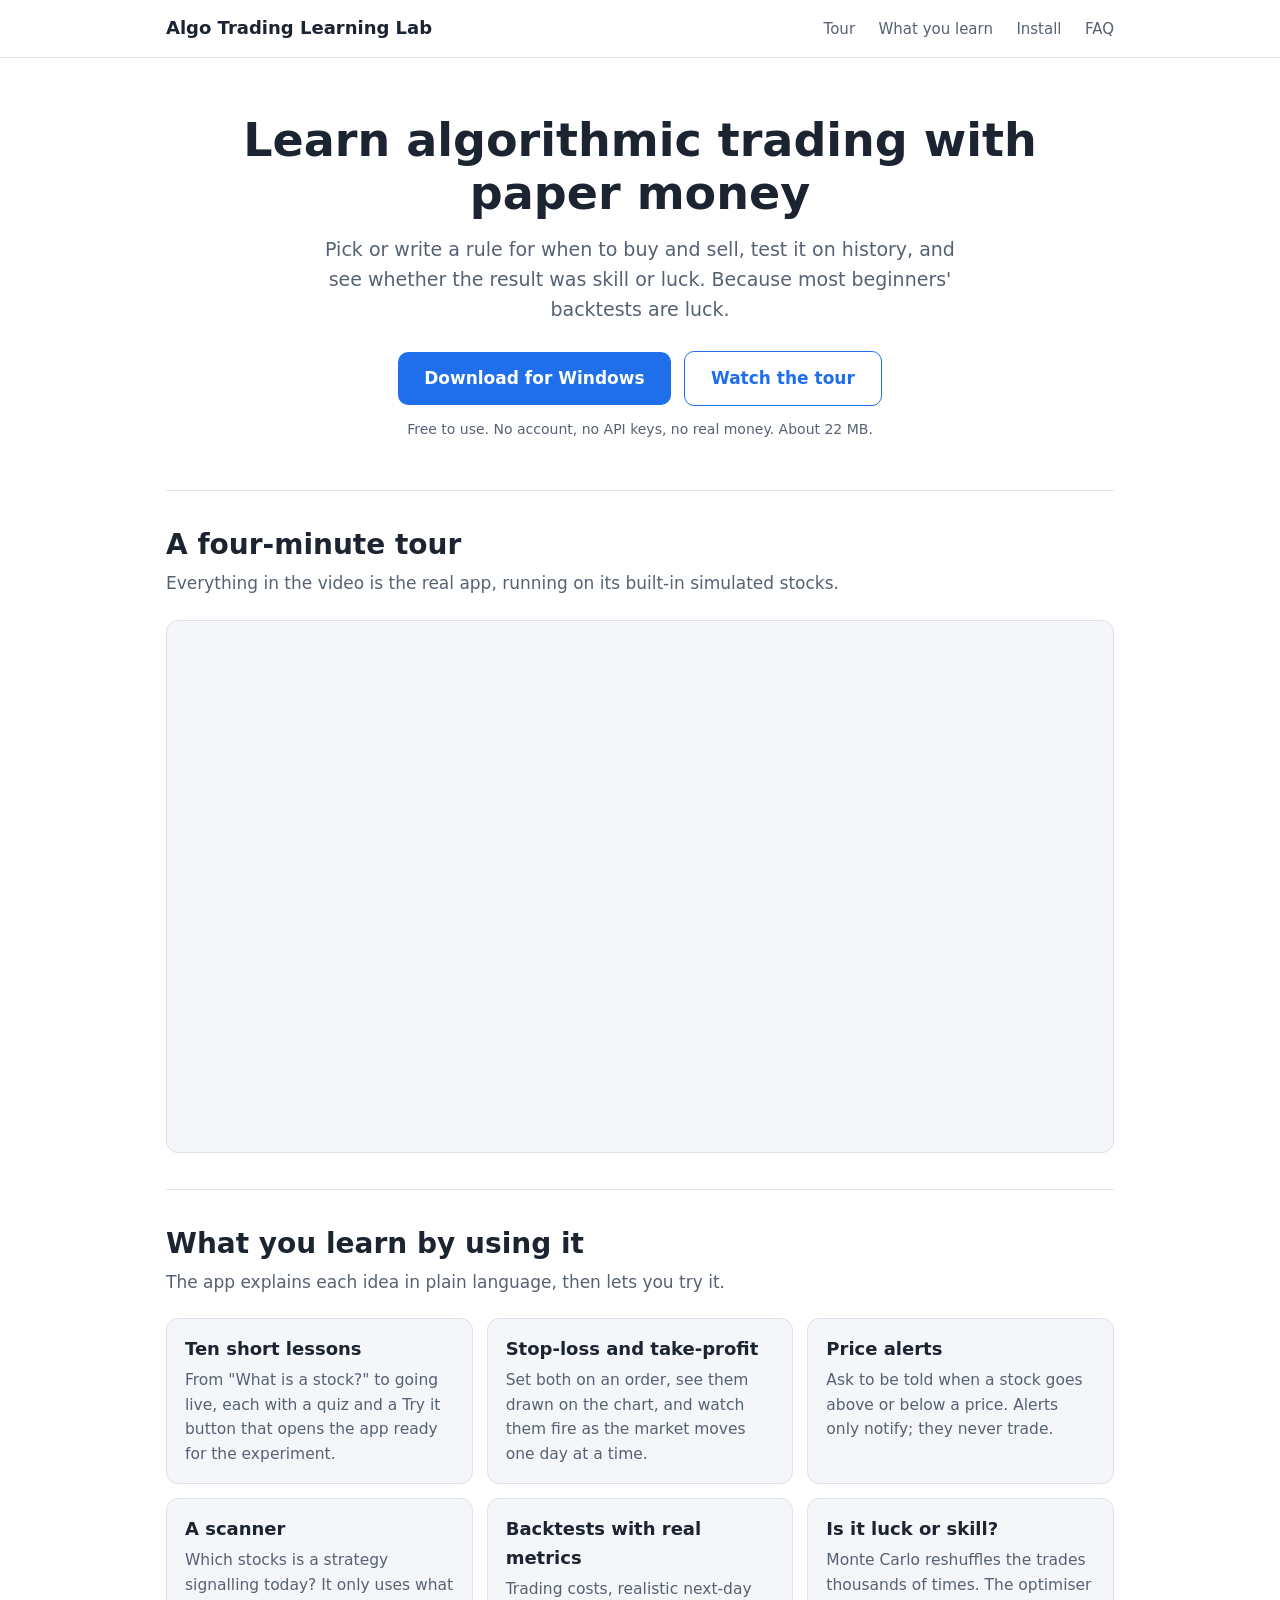
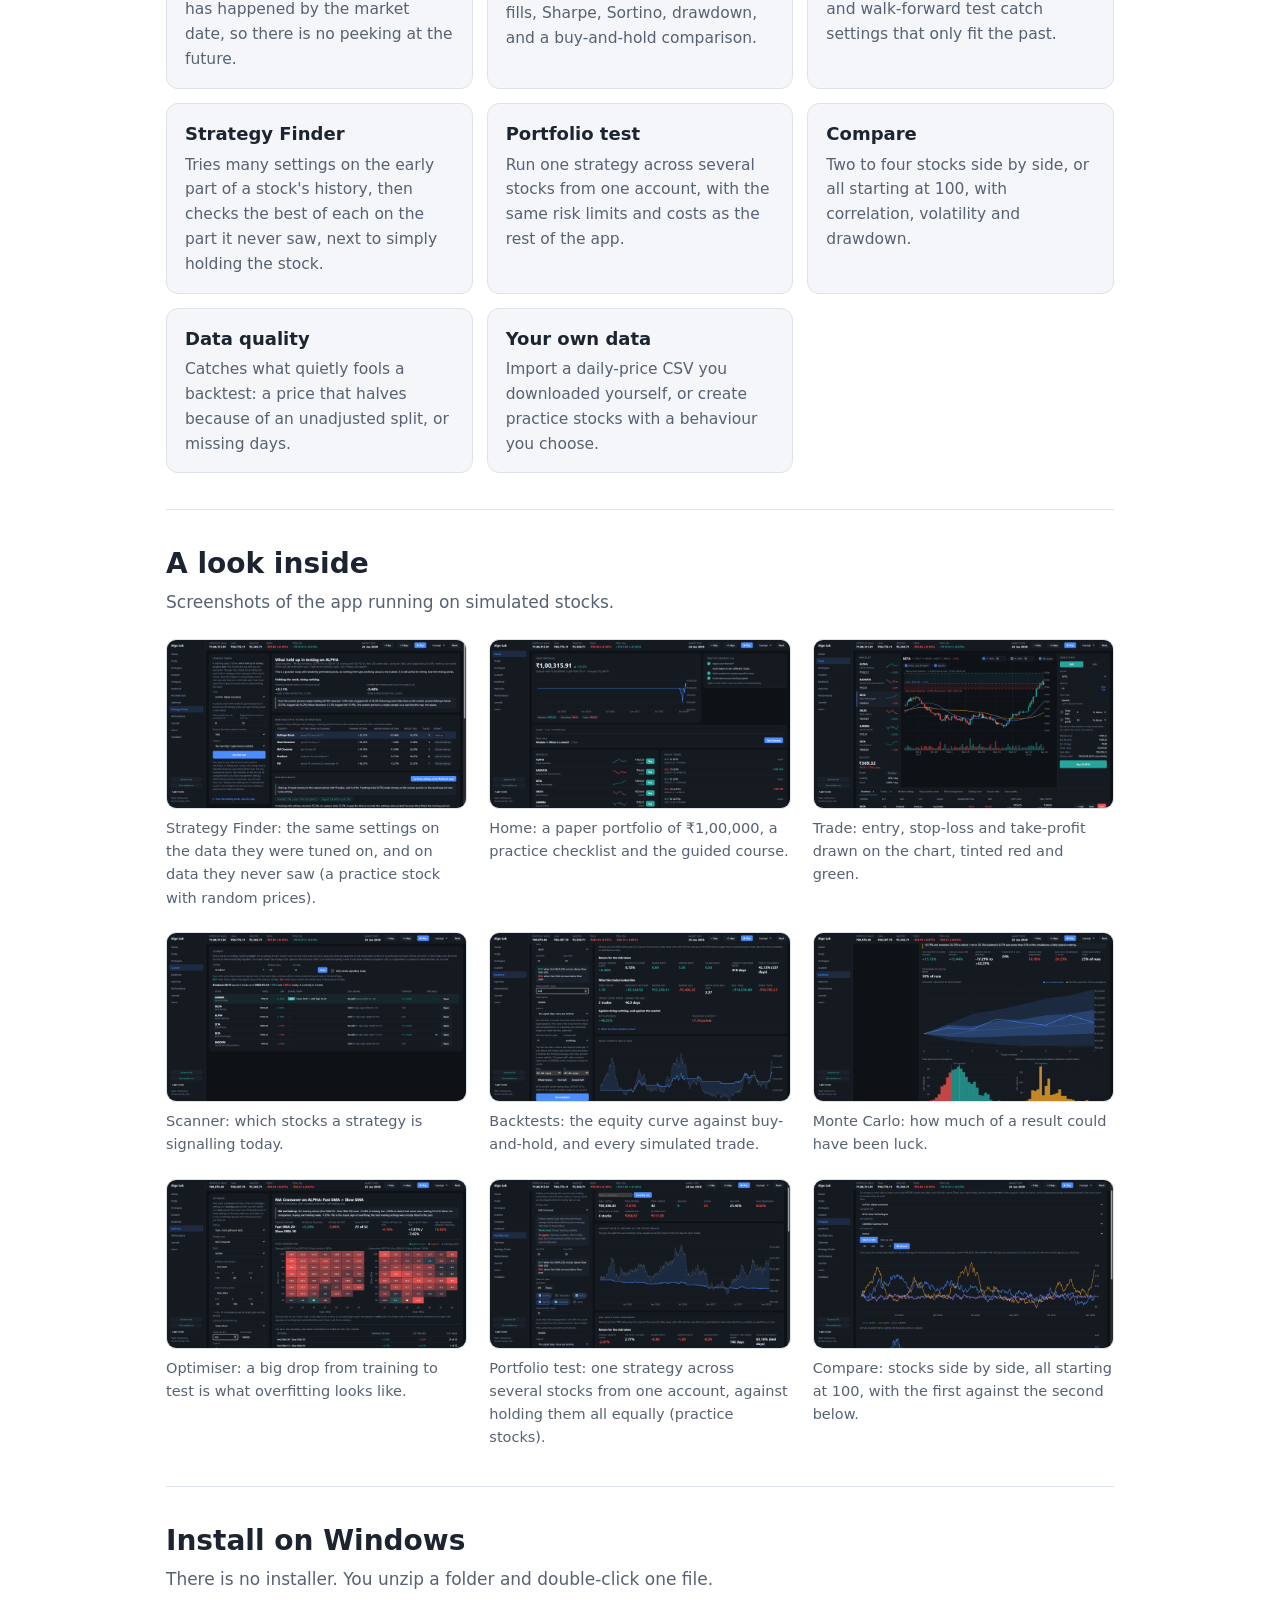
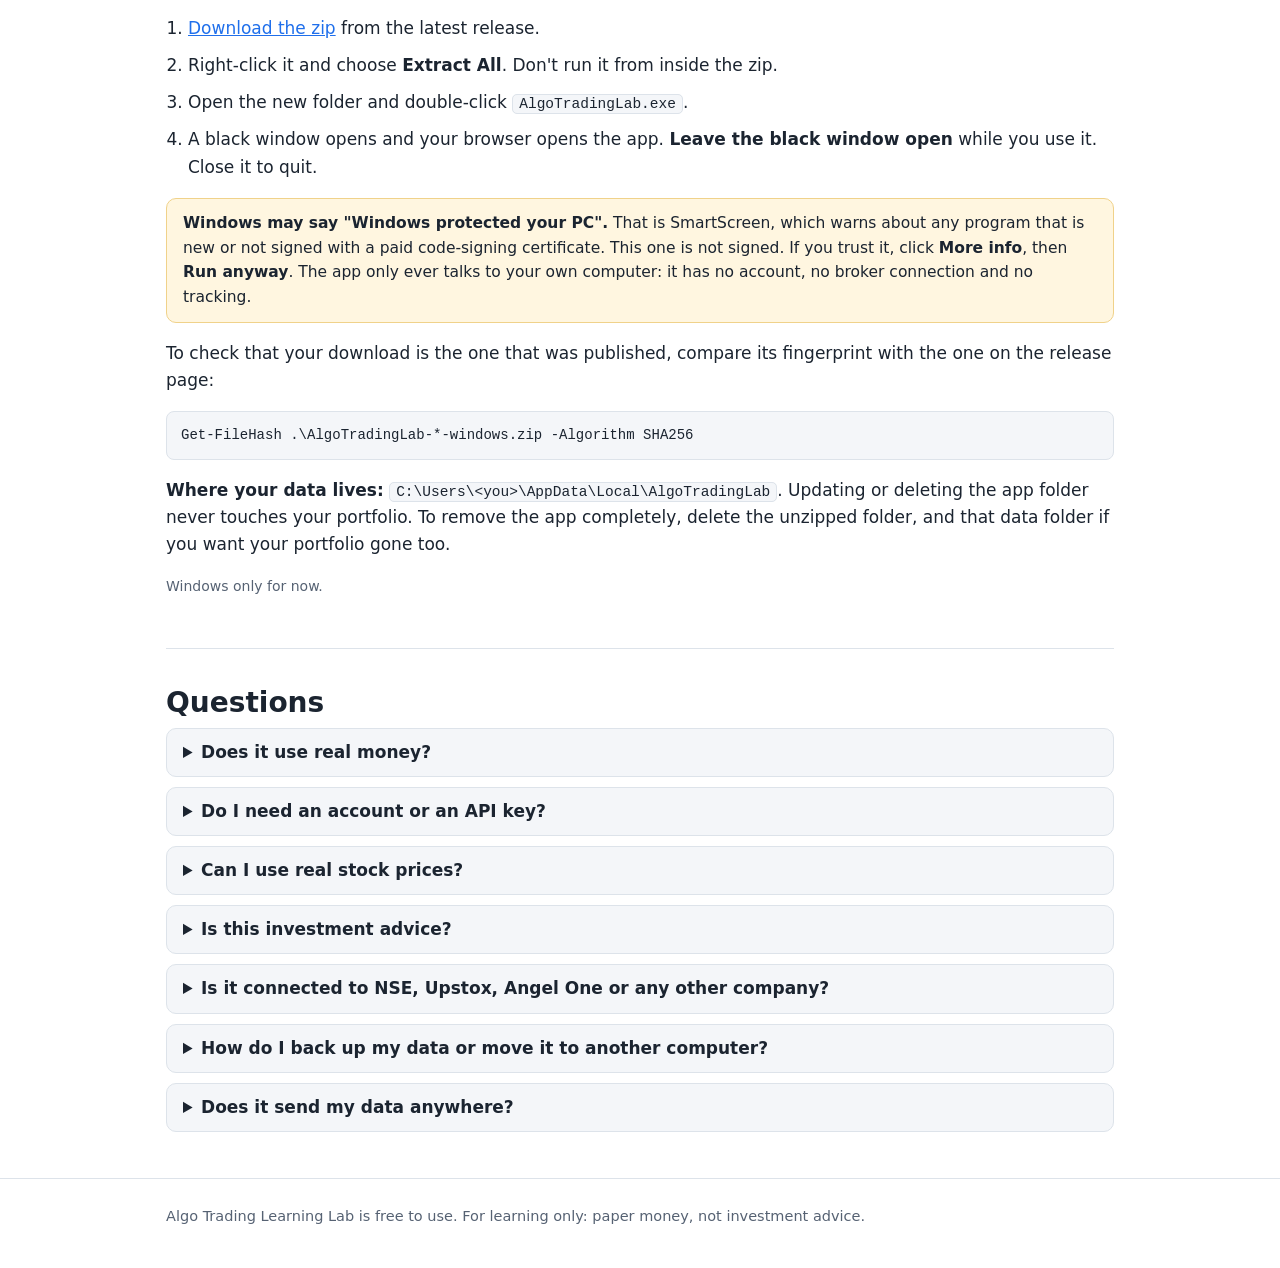
<file: index.html>
<!DOCTYPE html>
<html lang="en">
<head>
  <meta charset="UTF-8" />
  <meta name="viewport" content="width=device-width, initial-scale=1" />
  <title>Algo Trading Learning Lab: learn algorithmic trading with paper money</title>
  <meta name="description" content="A free practice lab for algorithmic trading. Write or pick a strategy, test it on history, and see whether the result was skill or luck. Paper money only, no account, no API keys." />
  <meta property="og:title" content="Algo Trading Learning Lab" />
  <meta property="og:description" content="Learn algorithmic trading with paper money: backtests, stop-losses, alerts, Monte Carlo and overfitting checks. Strategy Finder, Portfolio test and more. Free Windows download." />
  <meta property="og:image" content="https://sandeepamrutia0604-cmd.github.io/algo-trading-learning-lab/images/14-optimise.png" />
  <link rel="icon" href="data:image/svg+xml,%3Csvg xmlns='http://www.w3.org/2000/svg' viewBox='0 0 32 32'%3E%3Crect width='32' height='32' rx='7' fill='%231f6feb'/%3E%3Cpath d='M5 22l7-8 5 4 10-12' fill='none' stroke='white' stroke-width='3' stroke-linecap='round' stroke-linejoin='round'/%3E%3C/svg%3E" />
  <style>
    :root {
      --bg: #ffffff; --panel: #f4f6f9; --text: #1b2430; --muted: #566273; --line: #dde3ea;
      --accent: #1f6feb; --accent-text: #ffffff; --warn-bg: #fff6e0; --warn-line: #f0d28a;
    }
    @media (prefers-color-scheme: dark) {
      :root {
        --bg: #0f141b; --panel: #171e28; --text: #e6ebf2; --muted: #9aa7b8; --line: #28323f;
        --accent: #4c8dff; --accent-text: #0b0f15; --warn-bg: #2a2412; --warn-line: #5b4d1e;
      }
    }
    * { box-sizing: border-box; }
    html { scroll-behavior: smooth; }
    body { margin: 0; background: var(--bg); color: var(--text); font: 17px/1.6 system-ui, -apple-system, "Segoe UI", Roboto, sans-serif; }
    a { color: var(--accent); }
    .wrap { max-width: 980px; margin: 0 auto; padding: 0 16px; }
    header.top { border-bottom: 1px solid var(--line); }
    header.top .wrap { display: flex; justify-content: space-between; align-items: center; padding-top: 14px; padding-bottom: 14px; gap: 12px; flex-wrap: wrap; }
    .brand { font-weight: 700; font-size: 18px; text-decoration: none; color: var(--text); }
    nav a { margin-left: 18px; font-size: 15px; text-decoration: none; color: var(--muted); }
    nav a:hover { color: var(--text); }
    .hero { padding: 56px 0 36px; text-align: center; }
    .hero h1 { font-size: clamp(30px, 5vw, 46px); line-height: 1.15; margin: 0 0 14px; }
    .hero p.lead { font-size: 19px; color: var(--muted); max-width: 640px; margin: 0 auto 26px; }
    .btn { display: inline-block; background: var(--accent); color: var(--accent-text); padding: 13px 26px; border-radius: 10px; font-weight: 600; text-decoration: none; font-size: 17px; }
    .btn.ghost { background: transparent; color: var(--accent); border: 1px solid var(--accent); margin-left: 8px; }
    .fine { color: var(--muted); font-size: 14px; margin-top: 12px; }
    section { padding: 36px 0; border-top: 1px solid var(--line); }
    h2 { font-size: 28px; margin: 0 0 8px; line-height: 1.25; }
    p.sub { color: var(--muted); margin: 0 0 22px; }
    .video { position: relative; width: 100%; aspect-ratio: 16 / 9; border-radius: 12px; overflow: hidden; border: 1px solid var(--line); background: var(--panel); }
    .video iframe { position: absolute; inset: 0; width: 100%; height: 100%; border: 0; }
    .grid { display: grid; grid-template-columns: repeat(auto-fit, minmax(260px, 1fr)); gap: 14px; }
    .card { background: var(--panel); border: 1px solid var(--line); border-radius: 12px; padding: 16px 18px; }
    .card h3 { margin: 0 0 4px; font-size: 18px; }
    .card p { margin: 0; color: var(--muted); font-size: 15.5px; }
    figure { margin: 0; }
    figure img { width: 100%; height: auto; display: block; border-radius: 10px; border: 1px solid var(--line); }
    figcaption { color: var(--muted); font-size: 14.5px; margin-top: 8px; }
    .shots { display: grid; grid-template-columns: repeat(auto-fit, minmax(300px, 1fr)); gap: 22px; }
    ol.steps { padding-left: 22px; }
    ol.steps li { margin-bottom: 10px; }
    code { background: var(--panel); border: 1px solid var(--line); border-radius: 5px; padding: 1px 6px; font-size: 14.5px; }
    pre { background: var(--panel); border: 1px solid var(--line); border-radius: 8px; padding: 12px 14px; overflow-x: auto; font-size: 14px; }
    .note { background: var(--warn-bg); border: 1px solid var(--warn-line); border-radius: 10px; padding: 12px 16px; margin: 16px 0; font-size: 15.5px; }
    details { border: 1px solid var(--line); border-radius: 10px; padding: 10px 16px; margin-bottom: 10px; background: var(--panel); }
    summary { cursor: pointer; font-weight: 600; }
    details p { color: var(--muted); margin: 8px 0 2px; font-size: 16px; }
    footer { border-top: 1px solid var(--line); padding: 26px 0 40px; color: var(--muted); font-size: 14.5px; }
    @media (max-width: 560px) { nav a { margin-left: 12px; } .btn.ghost { margin: 10px 0 0; } }
  </style>
</head>
<body>
  <header class="top">
    <div class="wrap">
      <a class="brand" href="#">Algo Trading Learning Lab</a>
      <nav>
        <a href="#tour">Tour</a>
        <a href="#learn">What you learn</a>
        <a href="#install">Install</a>
        <a href="#faq">FAQ</a>
      </nav>
    </div>
  </header>

  <main>
    <div class="wrap">
      <div class="hero">
        <h1>Learn algorithmic trading with paper money</h1>
        <p class="lead">Pick or write a rule for when to buy and sell, test it on history, and see whether the result was skill or luck. Because most beginners' backtests are luck.</p>
        <a class="btn" href="https://github.com/sandeepamrutia0604-cmd/algo-trading-learning-lab/releases/latest">Download for Windows</a>
        <a class="btn ghost" href="#tour">Watch the tour</a>
        <p class="fine">Free to use. No account, no API keys, no real money. About 22 MB.</p>
      </div>

      <section id="tour">
        <h2>A four-minute tour</h2>
        <p class="sub">Everything in the video is the real app, running on its built-in simulated stocks.</p>
        <div class="video">
          <iframe src="https://www.youtube-nocookie.com/embed/XV_4WqOabwU" title="Algo Trading Learning Lab: four-minute tour" loading="lazy" allow="accelerometer; encrypted-media; picture-in-picture" allowfullscreen></iframe>
        </div>
      </section>

      <section id="learn">
        <h2>What you learn by using it</h2>
        <p class="sub">The app explains each idea in plain language, then lets you try it.</p>
        <div class="grid">
          <div class="card"><h3>Ten short lessons</h3><p>From "What is a stock?" to going live, each with a quiz and a Try it button that opens the app ready for the experiment.</p></div>
          <div class="card"><h3>Stop-loss and take-profit</h3><p>Set both on an order, see them drawn on the chart, and watch them fire as the market moves one day at a time.</p></div>
          <div class="card"><h3>Price alerts</h3><p>Ask to be told when a stock goes above or below a price. Alerts only notify; they never trade.</p></div>
          <div class="card"><h3>A scanner</h3><p>Which stocks is a strategy signalling today? It only uses what has happened by the market date, so there is no peeking at the future.</p></div>
          <div class="card"><h3>Backtests with real metrics</h3><p>Trading costs, realistic next-day fills, Sharpe, Sortino, drawdown, and a buy-and-hold comparison.</p></div>
          <div class="card"><h3>Is it luck or skill?</h3><p>Monte Carlo reshuffles the trades thousands of times. The optimiser and walk-forward test catch settings that only fit the past.</p></div>
          <div class="card"><h3>Strategy Finder</h3><p>Tries many settings on the early part of a stock's history, then checks the best of each on the part it never saw, next to simply holding the stock.</p></div>
          <div class="card"><h3>Portfolio test</h3><p>Run one strategy across several stocks from one account, with the same risk limits and costs as the rest of the app.</p></div>
          <div class="card"><h3>Compare</h3><p>Two to four stocks side by side, or all starting at 100, with correlation, volatility and drawdown.</p></div>
          <div class="card"><h3>Data quality</h3><p>Catches what quietly fools a backtest: a price that halves because of an unadjusted split, or missing days.</p></div>
          <div class="card"><h3>Your own data</h3><p>Import a daily-price CSV you downloaded yourself, or create practice stocks with a behaviour you choose.</p></div>
        </div>
      </section>

      <section>
        <h2>A look inside</h2>
        <p class="sub">Screenshots of the app running on simulated stocks.</p>
        <div class="shots">
          <figure><img loading="lazy" src="images/20-strategy-finder.png" alt="The Strategy Finder comparing training and unseen-period returns for five strategies on a practice stock" /><figcaption>Strategy Finder: the same settings on the data they were tuned on, and on data they never saw (a practice stock with random prices).</figcaption></figure>
          <figure><img loading="lazy" src="images/01-home.png" alt="The Home page with a paper portfolio and a practice checklist" /><figcaption>Home: a paper portfolio of ₹1,00,000, a practice checklist and the guided course.</figcaption></figure>
          <figure><img loading="lazy" src="images/06-position-lines.png" alt="A candlestick chart with entry, stop-loss and take-profit lines" /><figcaption>Trade: entry, stop-loss and take-profit drawn on the chart, tinted red and green.</figcaption></figure>
          <figure><img loading="lazy" src="images/04-scanner.png" alt="The Scanner page listing stocks with a buy signal" /><figcaption>Scanner: which stocks a strategy is signalling today.</figcaption></figure>
          <figure><img loading="lazy" src="images/11-backtest.png" alt="Backtest results with an equity curve" /><figcaption>Backtests: the equity curve against buy-and-hold, and every simulated trade.</figcaption></figure>
          <figure><img loading="lazy" src="images/13-monte-carlo.png" alt="A Monte Carlo spread of outcomes" /><figcaption>Monte Carlo: how much of a result could have been luck.</figcaption></figure>
          <figure><img loading="lazy" src="images/14-optimise.png" alt="The optimiser showing the winning settings did not hold up" /><figcaption>Optimiser: a big drop from training to test is what overfitting looks like.</figcaption></figure>
          <figure><img loading="lazy" src="images/22-portfolio-test.png" alt="The Portfolio test showing one strategy run across four stocks from one account, against holding them equally" /><figcaption>Portfolio test: one strategy across several stocks from one account, against holding them all equally (practice stocks).</figcaption></figure>
          <figure><img loading="lazy" src="images/23-compare.png" alt="The Compare page with three stocks all starting at 100 on one chart" /><figcaption>Compare: stocks side by side, all starting at 100, with the first against the second below.</figcaption></figure>
        </div>
      </section>

      <section id="install">
        <h2>Install on Windows</h2>
        <p class="sub">There is no installer. You unzip a folder and double-click one file.</p>
        <ol class="steps">
          <li><a href="https://github.com/sandeepamrutia0604-cmd/algo-trading-learning-lab/releases/latest">Download the zip</a> from the latest release.</li>
          <li>Right-click it and choose <b>Extract All</b>. Don't run it from inside the zip.</li>
          <li>Open the new folder and double-click <code>AlgoTradingLab.exe</code>.</li>
          <li>A black window opens and your browser opens the app. <b>Leave the black window open</b> while you use it. Close it to quit.</li>
        </ol>
        <div class="note">
          <b>Windows may say "Windows protected your PC".</b> That is SmartScreen, which warns about any program that
          is new or not signed with a paid code-signing certificate. This one is not signed. If you trust it, click <b>More info</b>,
          then <b>Run anyway</b>. The app only ever talks to your own computer: it has no account, no
          broker connection and no tracking.
        </div>
        <p>To check that your download is the one that was published, compare its fingerprint with the one on the release page:</p>
        <pre>Get-FileHash .\AlgoTradingLab-*-windows.zip -Algorithm SHA256</pre>
        <p><b>Where your data lives:</b> <code>C:\Users\&lt;you&gt;\AppData\Local\AlgoTradingLab</code>. Updating or deleting the app folder never touches your portfolio.
          To remove the app completely, delete the unzipped folder, and that data folder if you want your portfolio gone too.</p>
        <p class="fine">Windows only for now.</p>
      </section>

      <section id="faq">
        <h2>Questions</h2>
        <details><summary>Does it use real money?</summary><p>No. Every trade is paper money. The app never places a real order and never connects to a broker.</p></details>
        <details><summary>Do I need an account or an API key?</summary><p>No. The Windows download works with simulated stocks and with price files you import yourself. Nothing to sign up for, nothing to enter.</p></details>
        <details><summary>Can I use real stock prices?</summary><p>Yes, with a file. Download daily price history (date, open, high, low, close, volume) as a CSV from a source whose terms let you use it this way, then open <b>Trade, Import data</b>. The stock replays day by day on the app's market clock.</p></details>
        <details><summary>Is this investment advice?</summary><p>No. It is an educational tool. Simulated results, and even backtests on real history, say little about what a strategy will do next. Nothing here tells you to buy or sell anything.</p></details>
        <details><summary>Is it connected to NSE, Upstox, Angel One or any other company?</summary><p>No. It is an independent learning project and is not affiliated with or endorsed by any exchange or broker.</p></details>
        <details><summary>How do I back up my data or move it to another computer?</summary><p>Open <b>Trade, Backup</b> and press <b>Download backup</b>. You get one file with your whole portfolio, trades, strategies, saved backtests and price history. On the other computer, install the app and use <b>Restore</b> with that file. The Backup tab can also move your Learn progress, and the Trades, Positions and Backtests pages have <b>Export CSV</b> buttons for spreadsheets.</p></details>
        <details><summary>Does it send my data anywhere?</summary><p>No. It runs on your own computer, listens only on your own machine, and keeps its data in the folder above.</p></details>
      </section>
    </div>
  </main>

  <footer>
    <div class="wrap">
      Algo Trading Learning Lab is free to use. For learning only: paper money, not investment advice.
    </div>
  </footer>
</body>
</html>
</file>
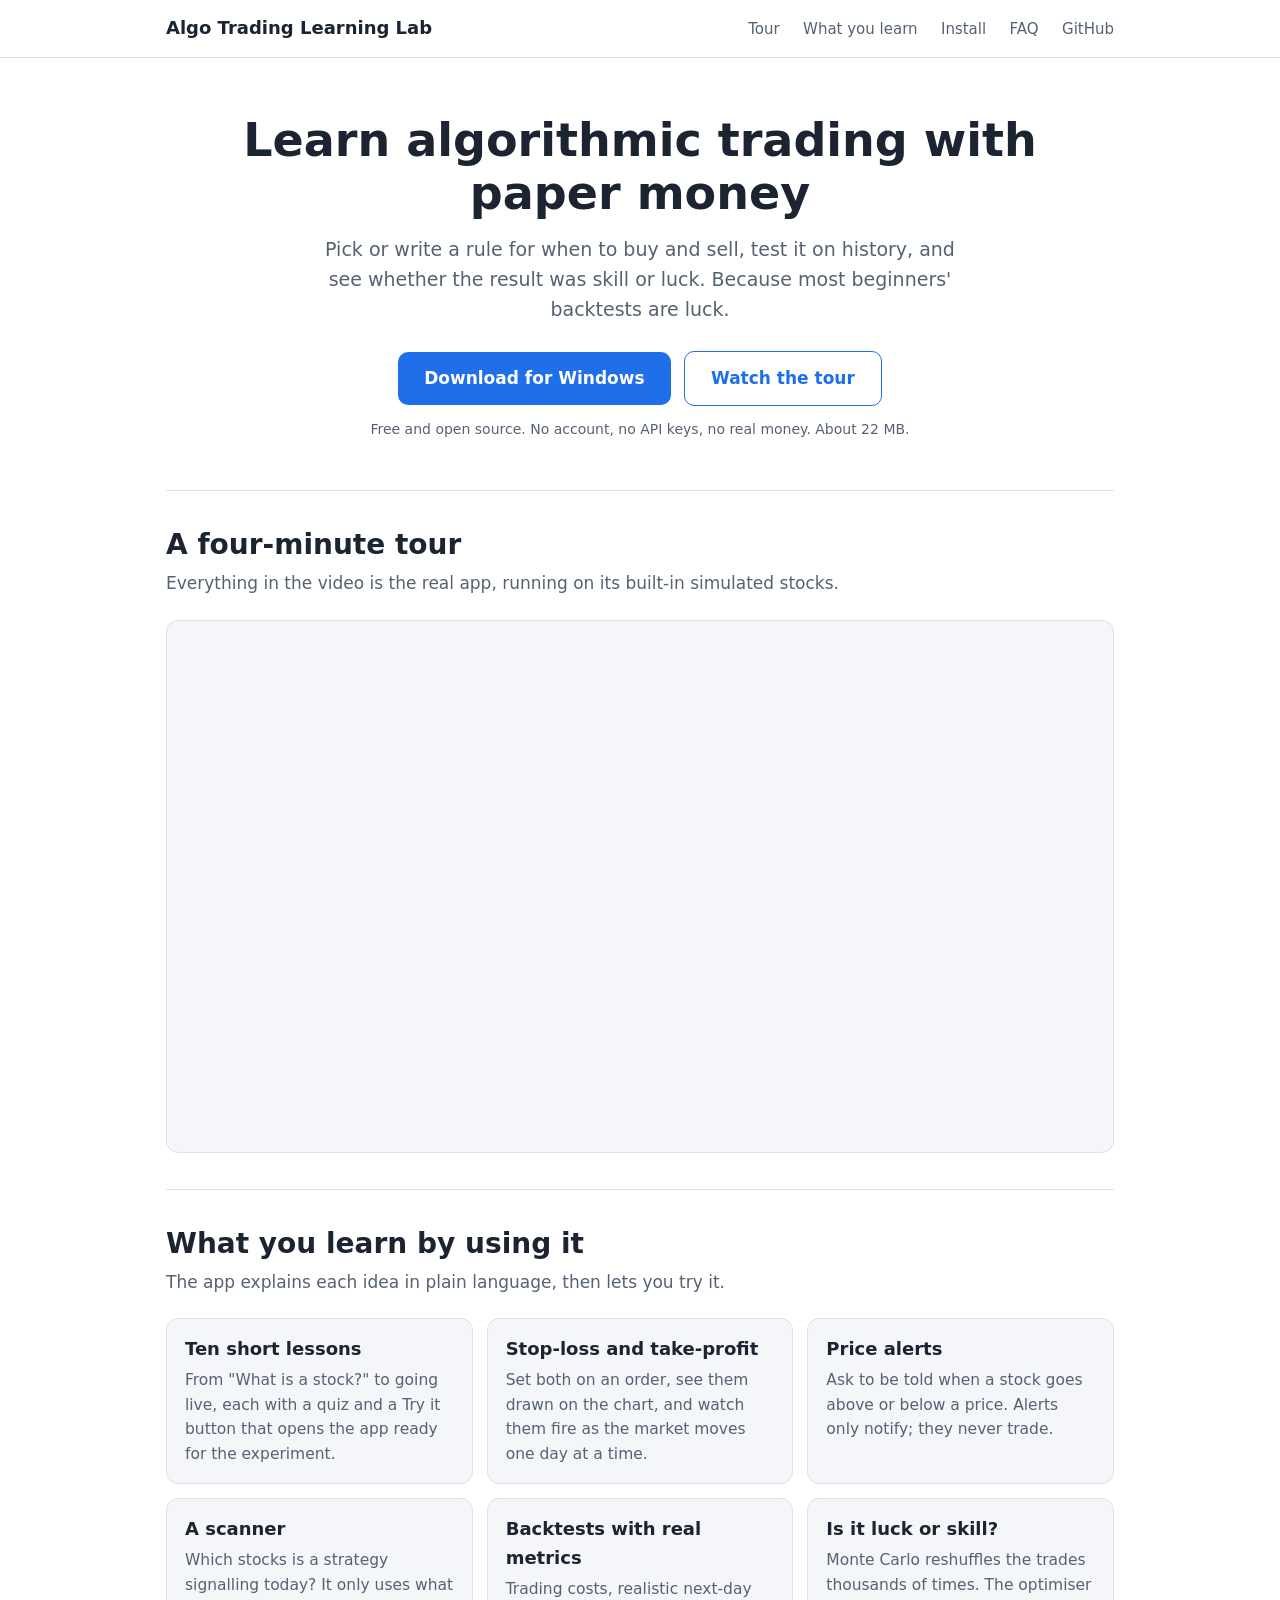
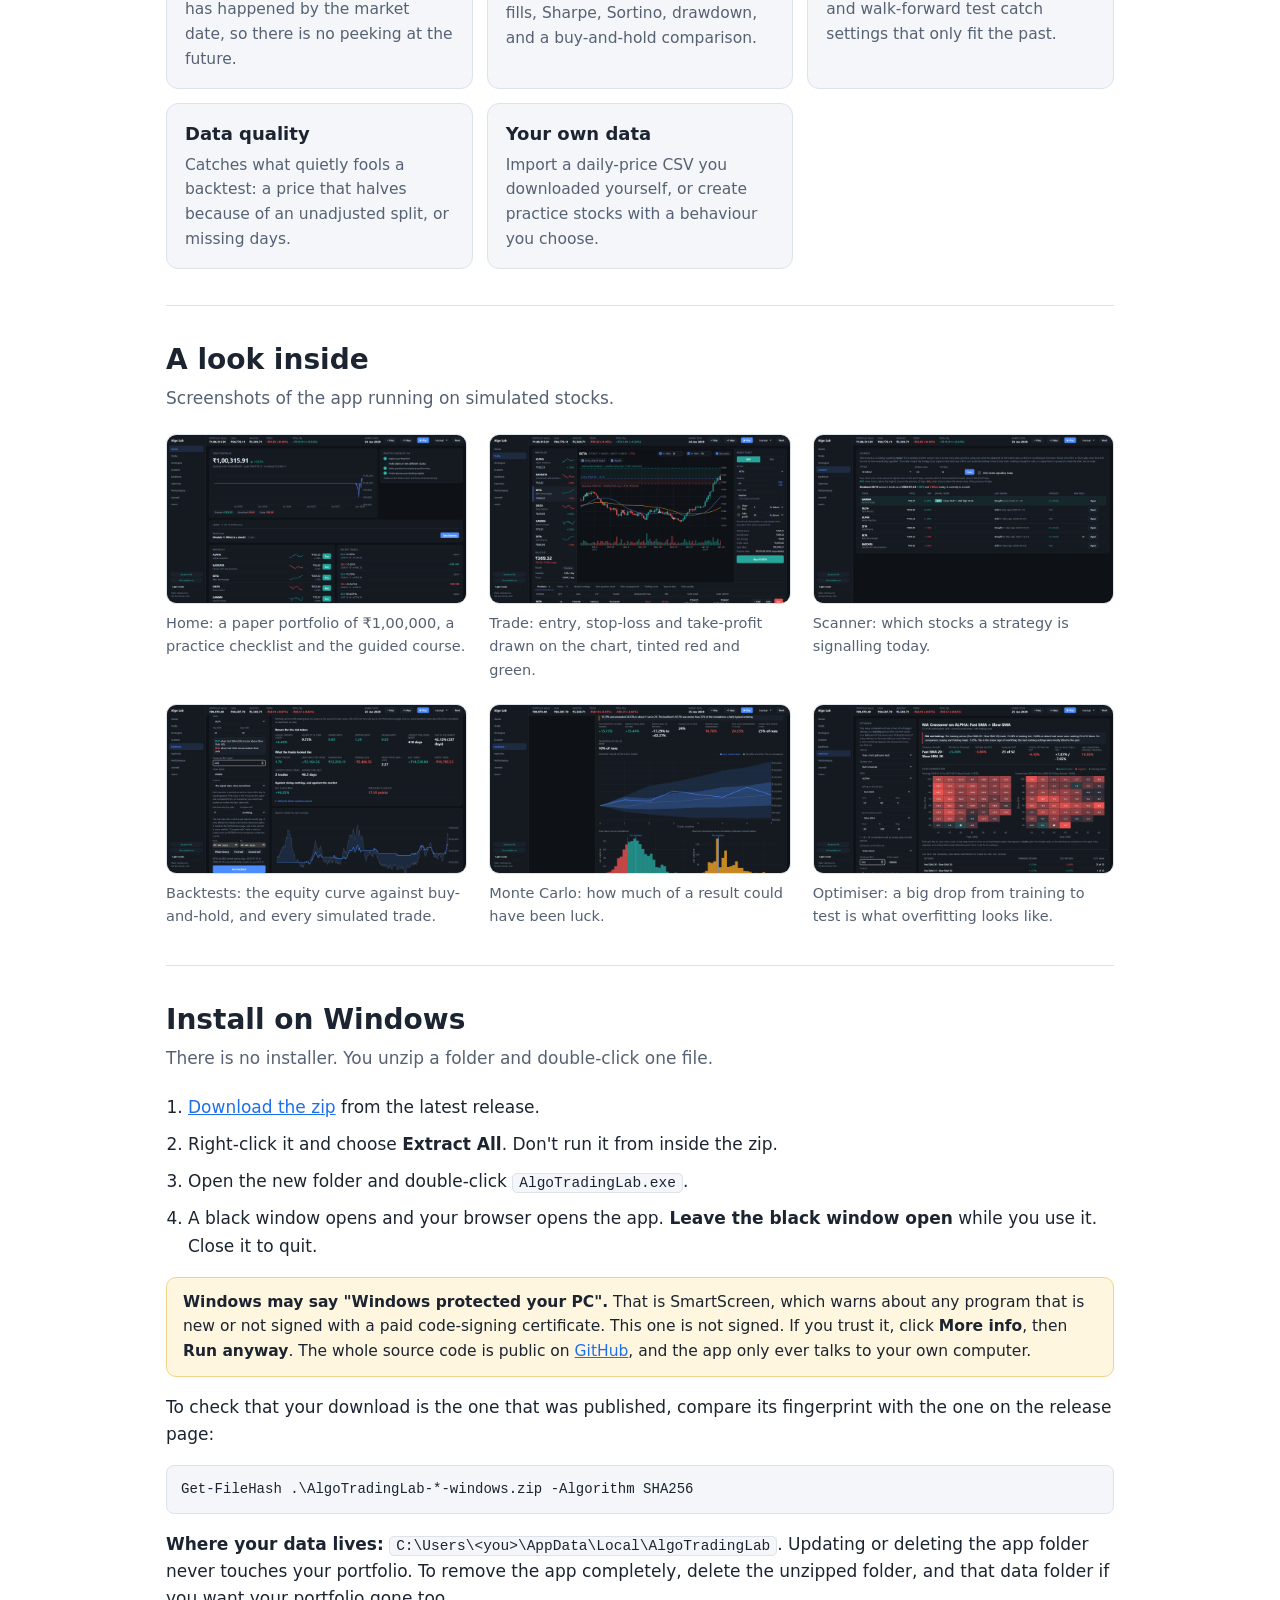
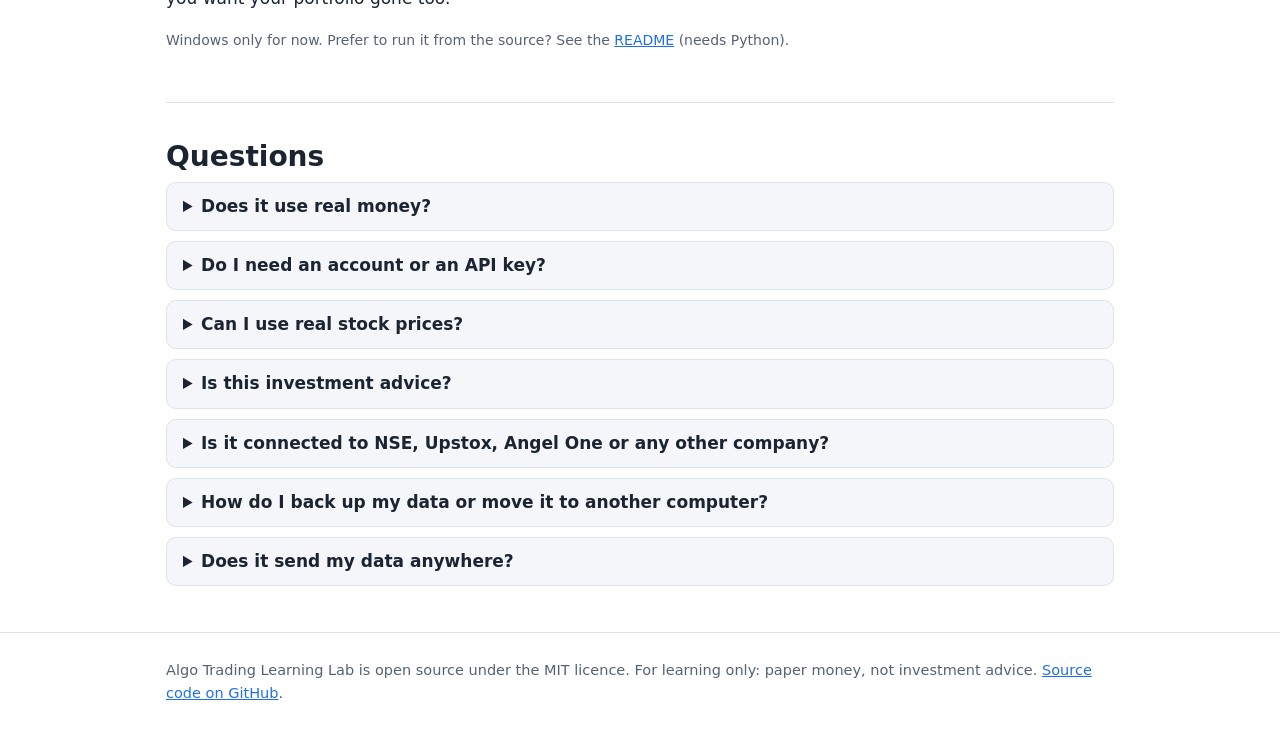
<file: docs/index.html>
<!DOCTYPE html>
<html lang="en">
<head>
  <meta charset="UTF-8" />
  <meta name="viewport" content="width=device-width, initial-scale=1" />
  <title>Algo Trading Learning Lab: learn algorithmic trading with paper money</title>
  <meta name="description" content="A free practice lab for algorithmic trading. Write or pick a strategy, test it on history, and see whether the result was skill or luck. Paper money only, no account, no API keys." />
  <meta property="og:title" content="Algo Trading Learning Lab" />
  <meta property="og:description" content="Learn algorithmic trading with paper money: backtests, stop-losses, alerts, Monte Carlo and overfitting checks. Free Windows download." />
  <meta property="og:image" content="https://sandeepamrutia0604-cmd.github.io/algo-trading-learning-lab/images/14-optimise.png" />
  <link rel="icon" href="data:image/svg+xml,%3Csvg xmlns='http://www.w3.org/2000/svg' viewBox='0 0 32 32'%3E%3Crect width='32' height='32' rx='7' fill='%231f6feb'/%3E%3Cpath d='M5 22l7-8 5 4 10-12' fill='none' stroke='white' stroke-width='3' stroke-linecap='round' stroke-linejoin='round'/%3E%3C/svg%3E" />
  <style>
    :root {
      --bg: #ffffff; --panel: #f4f6f9; --text: #1b2430; --muted: #566273; --line: #dde3ea;
      --accent: #1f6feb; --accent-text: #ffffff; --warn-bg: #fff6e0; --warn-line: #f0d28a;
    }
    @media (prefers-color-scheme: dark) {
      :root {
        --bg: #0f141b; --panel: #171e28; --text: #e6ebf2; --muted: #9aa7b8; --line: #28323f;
        --accent: #4c8dff; --accent-text: #0b0f15; --warn-bg: #2a2412; --warn-line: #5b4d1e;
      }
    }
    * { box-sizing: border-box; }
    html { scroll-behavior: smooth; }
    body { margin: 0; background: var(--bg); color: var(--text); font: 17px/1.6 system-ui, -apple-system, "Segoe UI", Roboto, sans-serif; }
    a { color: var(--accent); }
    .wrap { max-width: 980px; margin: 0 auto; padding: 0 16px; }
    header.top { border-bottom: 1px solid var(--line); }
    header.top .wrap { display: flex; justify-content: space-between; align-items: center; padding-top: 14px; padding-bottom: 14px; gap: 12px; flex-wrap: wrap; }
    .brand { font-weight: 700; font-size: 18px; text-decoration: none; color: var(--text); }
    nav a { margin-left: 18px; font-size: 15px; text-decoration: none; color: var(--muted); }
    nav a:hover { color: var(--text); }
    .hero { padding: 56px 0 36px; text-align: center; }
    .hero h1 { font-size: clamp(30px, 5vw, 46px); line-height: 1.15; margin: 0 0 14px; }
    .hero p.lead { font-size: 19px; color: var(--muted); max-width: 640px; margin: 0 auto 26px; }
    .btn { display: inline-block; background: var(--accent); color: var(--accent-text); padding: 13px 26px; border-radius: 10px; font-weight: 600; text-decoration: none; font-size: 17px; }
    .btn.ghost { background: transparent; color: var(--accent); border: 1px solid var(--accent); margin-left: 8px; }
    .fine { color: var(--muted); font-size: 14px; margin-top: 12px; }
    section { padding: 36px 0; border-top: 1px solid var(--line); }
    h2 { font-size: 28px; margin: 0 0 8px; line-height: 1.25; }
    p.sub { color: var(--muted); margin: 0 0 22px; }
    .video { position: relative; width: 100%; aspect-ratio: 16 / 9; border-radius: 12px; overflow: hidden; border: 1px solid var(--line); background: var(--panel); }
    .video iframe { position: absolute; inset: 0; width: 100%; height: 100%; border: 0; }
    .grid { display: grid; grid-template-columns: repeat(auto-fit, minmax(260px, 1fr)); gap: 14px; }
    .card { background: var(--panel); border: 1px solid var(--line); border-radius: 12px; padding: 16px 18px; }
    .card h3 { margin: 0 0 4px; font-size: 18px; }
    .card p { margin: 0; color: var(--muted); font-size: 15.5px; }
    figure { margin: 0; }
    figure img { width: 100%; height: auto; display: block; border-radius: 10px; border: 1px solid var(--line); }
    figcaption { color: var(--muted); font-size: 14.5px; margin-top: 8px; }
    .shots { display: grid; grid-template-columns: repeat(auto-fit, minmax(300px, 1fr)); gap: 22px; }
    ol.steps { padding-left: 22px; }
    ol.steps li { margin-bottom: 10px; }
    code { background: var(--panel); border: 1px solid var(--line); border-radius: 5px; padding: 1px 6px; font-size: 14.5px; }
    pre { background: var(--panel); border: 1px solid var(--line); border-radius: 8px; padding: 12px 14px; overflow-x: auto; font-size: 14px; }
    .note { background: var(--warn-bg); border: 1px solid var(--warn-line); border-radius: 10px; padding: 12px 16px; margin: 16px 0; font-size: 15.5px; }
    details { border: 1px solid var(--line); border-radius: 10px; padding: 10px 16px; margin-bottom: 10px; background: var(--panel); }
    summary { cursor: pointer; font-weight: 600; }
    details p { color: var(--muted); margin: 8px 0 2px; font-size: 16px; }
    footer { border-top: 1px solid var(--line); padding: 26px 0 40px; color: var(--muted); font-size: 14.5px; }
    @media (max-width: 560px) { nav a { margin-left: 12px; } .btn.ghost { margin: 10px 0 0; } }
  </style>
</head>
<body>
  <header class="top">
    <div class="wrap">
      <a class="brand" href="#">Algo Trading Learning Lab</a>
      <nav>
        <a href="#tour">Tour</a>
        <a href="#learn">What you learn</a>
        <a href="#install">Install</a>
        <a href="#faq">FAQ</a>
        <a href="https://github.com/sandeepamrutia0604-cmd/algo-trading-learning-lab">GitHub</a>
      </nav>
    </div>
  </header>

  <main>
    <div class="wrap">
      <div class="hero">
        <h1>Learn algorithmic trading with paper money</h1>
        <p class="lead">Pick or write a rule for when to buy and sell, test it on history, and see whether the result was skill or luck. Because most beginners' backtests are luck.</p>
        <a class="btn" href="https://github.com/sandeepamrutia0604-cmd/algo-trading-learning-lab/releases/latest">Download for Windows</a>
        <a class="btn ghost" href="#tour">Watch the tour</a>
        <p class="fine">Free and open source. No account, no API keys, no real money. About 22 MB.</p>
      </div>

      <section id="tour">
        <h2>A four-minute tour</h2>
        <p class="sub">Everything in the video is the real app, running on its built-in simulated stocks.</p>
        <div class="video">
          <iframe src="https://www.youtube-nocookie.com/embed/XV_4WqOabwU" title="Algo Trading Learning Lab: four-minute tour" loading="lazy" allow="accelerometer; encrypted-media; picture-in-picture" allowfullscreen></iframe>
        </div>
      </section>

      <section id="learn">
        <h2>What you learn by using it</h2>
        <p class="sub">The app explains each idea in plain language, then lets you try it.</p>
        <div class="grid">
          <div class="card"><h3>Ten short lessons</h3><p>From "What is a stock?" to going live, each with a quiz and a Try it button that opens the app ready for the experiment.</p></div>
          <div class="card"><h3>Stop-loss and take-profit</h3><p>Set both on an order, see them drawn on the chart, and watch them fire as the market moves one day at a time.</p></div>
          <div class="card"><h3>Price alerts</h3><p>Ask to be told when a stock goes above or below a price. Alerts only notify; they never trade.</p></div>
          <div class="card"><h3>A scanner</h3><p>Which stocks is a strategy signalling today? It only uses what has happened by the market date, so there is no peeking at the future.</p></div>
          <div class="card"><h3>Backtests with real metrics</h3><p>Trading costs, realistic next-day fills, Sharpe, Sortino, drawdown, and a buy-and-hold comparison.</p></div>
          <div class="card"><h3>Is it luck or skill?</h3><p>Monte Carlo reshuffles the trades thousands of times. The optimiser and walk-forward test catch settings that only fit the past.</p></div>
          <div class="card"><h3>Data quality</h3><p>Catches what quietly fools a backtest: a price that halves because of an unadjusted split, or missing days.</p></div>
          <div class="card"><h3>Your own data</h3><p>Import a daily-price CSV you downloaded yourself, or create practice stocks with a behaviour you choose.</p></div>
        </div>
      </section>

      <section>
        <h2>A look inside</h2>
        <p class="sub">Screenshots of the app running on simulated stocks.</p>
        <div class="shots">
          <figure><img loading="lazy" src="images/01-home.png" alt="The Home page with a paper portfolio and a practice checklist" /><figcaption>Home: a paper portfolio of ₹1,00,000, a practice checklist and the guided course.</figcaption></figure>
          <figure><img loading="lazy" src="images/06-position-lines.png" alt="A candlestick chart with entry, stop-loss and take-profit lines" /><figcaption>Trade: entry, stop-loss and take-profit drawn on the chart, tinted red and green.</figcaption></figure>
          <figure><img loading="lazy" src="images/04-scanner.png" alt="The Scanner page listing stocks with a buy signal" /><figcaption>Scanner: which stocks a strategy is signalling today.</figcaption></figure>
          <figure><img loading="lazy" src="images/11-backtest.png" alt="Backtest results with an equity curve" /><figcaption>Backtests: the equity curve against buy-and-hold, and every simulated trade.</figcaption></figure>
          <figure><img loading="lazy" src="images/13-monte-carlo.png" alt="A Monte Carlo spread of outcomes" /><figcaption>Monte Carlo: how much of a result could have been luck.</figcaption></figure>
          <figure><img loading="lazy" src="images/14-optimise.png" alt="The optimiser showing the winning settings did not hold up" /><figcaption>Optimiser: a big drop from training to test is what overfitting looks like.</figcaption></figure>
        </div>
      </section>

      <section id="install">
        <h2>Install on Windows</h2>
        <p class="sub">There is no installer. You unzip a folder and double-click one file.</p>
        <ol class="steps">
          <li><a href="https://github.com/sandeepamrutia0604-cmd/algo-trading-learning-lab/releases/latest">Download the zip</a> from the latest release.</li>
          <li>Right-click it and choose <b>Extract All</b>. Don't run it from inside the zip.</li>
          <li>Open the new folder and double-click <code>AlgoTradingLab.exe</code>.</li>
          <li>A black window opens and your browser opens the app. <b>Leave the black window open</b> while you use it. Close it to quit.</li>
        </ol>
        <div class="note">
          <b>Windows may say "Windows protected your PC".</b> That is SmartScreen, which warns about any program that
          is new or not signed with a paid code-signing certificate. This one is not signed. If you trust it, click <b>More info</b>,
          then <b>Run anyway</b>. The whole source code is public on <a href="https://github.com/sandeepamrutia0604-cmd/algo-trading-learning-lab">GitHub</a>,
          and the app only ever talks to your own computer.
        </div>
        <p>To check that your download is the one that was published, compare its fingerprint with the one on the release page:</p>
        <pre>Get-FileHash .\AlgoTradingLab-*-windows.zip -Algorithm SHA256</pre>
        <p><b>Where your data lives:</b> <code>C:\Users\&lt;you&gt;\AppData\Local\AlgoTradingLab</code>. Updating or deleting the app folder never touches your portfolio.
          To remove the app completely, delete the unzipped folder, and that data folder if you want your portfolio gone too.</p>
        <p class="fine">Windows only for now. Prefer to run it from the source? See the <a href="https://github.com/sandeepamrutia0604-cmd/algo-trading-learning-lab#readme">README</a> (needs Python).</p>
      </section>

      <section id="faq">
        <h2>Questions</h2>
        <details><summary>Does it use real money?</summary><p>No. Every trade is paper money. The app never places a real order and never connects to a broker.</p></details>
        <details><summary>Do I need an account or an API key?</summary><p>No. The Windows download works with simulated stocks and with price files you import yourself. Nothing to sign up for, nothing to enter.</p></details>
        <details><summary>Can I use real stock prices?</summary><p>Yes, with a file. Download daily price history (date, open, high, low, close, volume) as a CSV from a source whose terms let you use it this way, then open <b>Trade, Import data</b>. The stock replays day by day on the app's market clock.</p></details>
        <details><summary>Is this investment advice?</summary><p>No. It is an educational tool. Simulated results, and even backtests on real history, say little about what a strategy will do next. Nothing here tells you to buy or sell anything.</p></details>
        <details><summary>Is it connected to NSE, Upstox, Angel One or any other company?</summary><p>No. It is an independent learning project and is not affiliated with or endorsed by any exchange or broker.</p></details>
        <details><summary>How do I back up my data or move it to another computer?</summary><p>Open <b>Trade, Backup</b> and press <b>Download backup</b>. You get one file with your whole portfolio, trades, strategies, saved backtests and price history. On the other computer, install the app and use <b>Restore</b> with that file. The Backup tab can also move your Learn progress, and the Trades, Positions and Backtests pages have <b>Export CSV</b> buttons for spreadsheets.</p></details>
        <details><summary>Does it send my data anywhere?</summary><p>No. It runs on your own computer, listens only on your own machine, and keeps its data in the folder above.</p></details>
      </section>
    </div>
  </main>

  <footer>
    <div class="wrap">
      Algo Trading Learning Lab is open source under the MIT licence. For learning only: paper money, not investment advice.
      <a href="https://github.com/sandeepamrutia0604-cmd/algo-trading-learning-lab">Source code on GitHub</a>.
    </div>
  </footer>
</body>
</html>
</file>
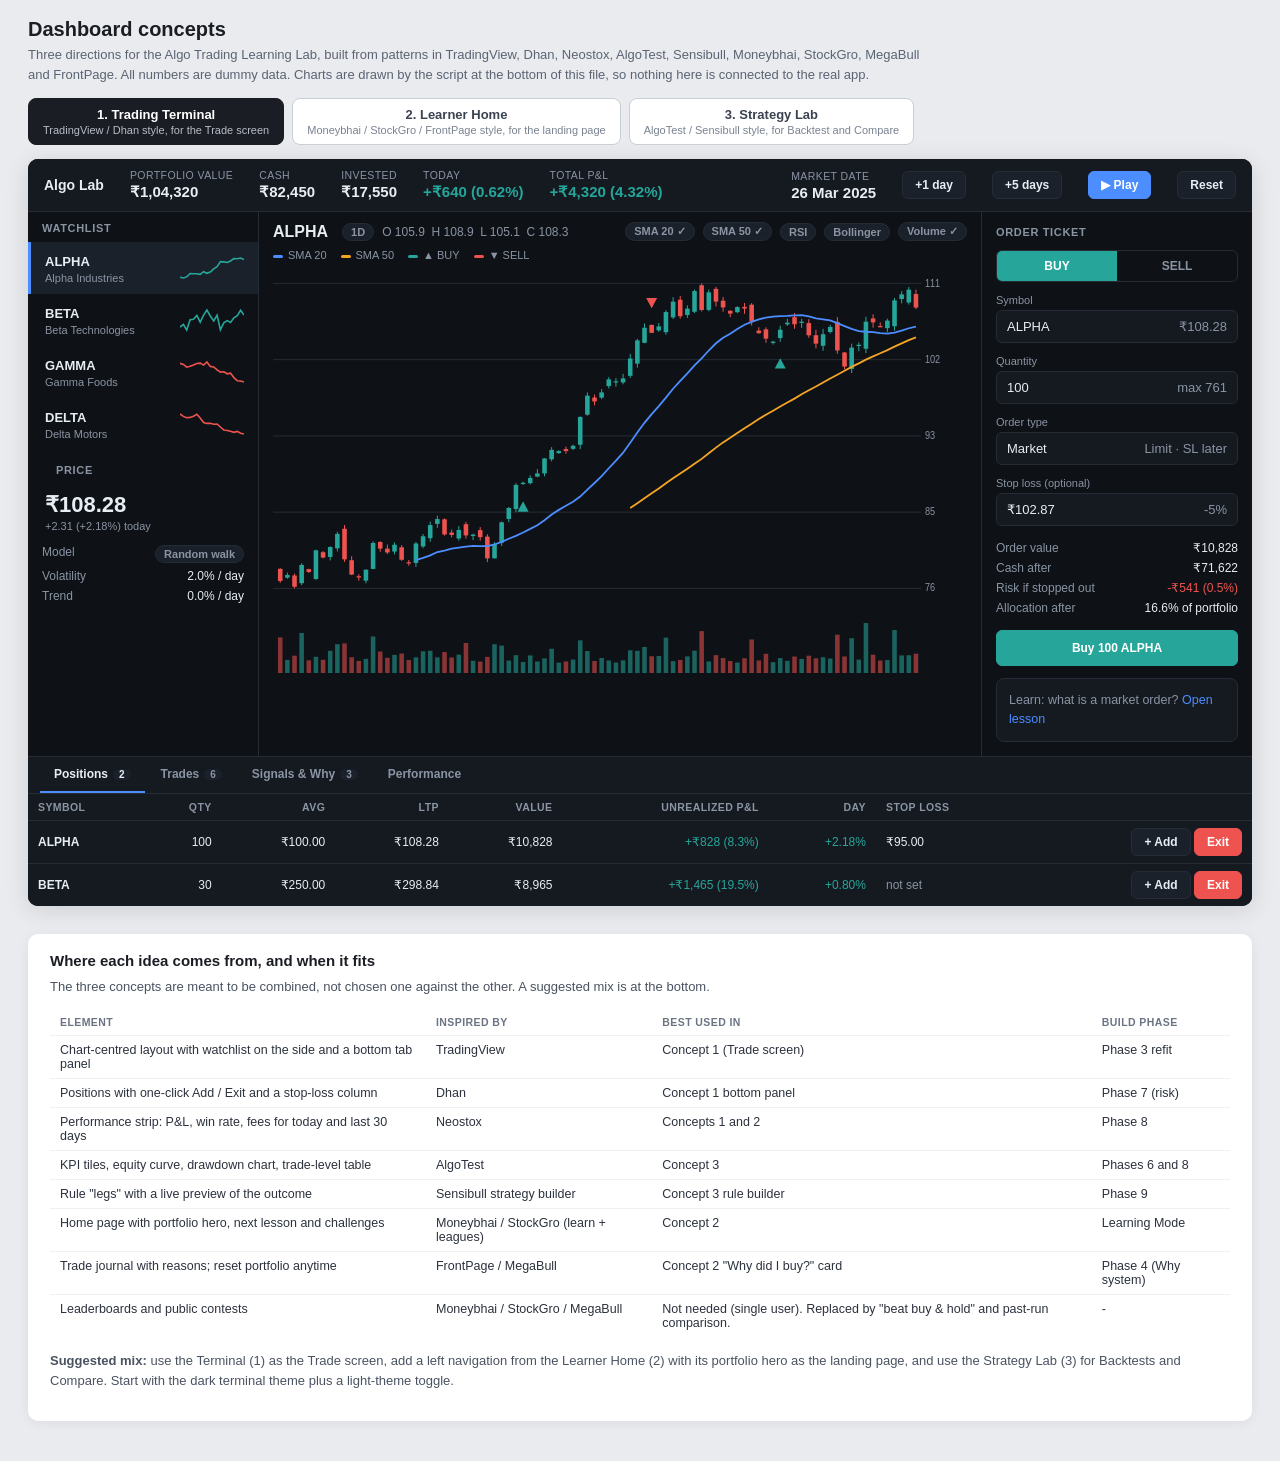
<file: docs/mockups/dashboard-concepts.html>
<!DOCTYPE html>
<html lang="en">
<head>
<meta charset="UTF-8" />
<meta name="viewport" content="width=device-width, initial-scale=1.0" />
<title>Dashboard concepts - Algo Trading Learning Lab</title>
<style>
  * { box-sizing: border-box; }
  body { margin: 0; font-family: -apple-system, BlinkMacSystemFont, "Segoe UI", Roboto, sans-serif; background: #e9ebef; color: #1a1d23; }
  .page-head { padding: 18px 28px 0; }
  .page-head h1 { margin: 0 0 4px; font-size: 20px; }
  .page-head p { margin: 0 0 14px; color: #5b6472; font-size: 13px; max-width: 900px; line-height: 1.5; }
  .tabs { display: flex; gap: 8px; padding: 0 28px 14px; flex-wrap: wrap; }
  .tab { border: 1px solid #c9ced6; background: #fff; border-radius: 8px; padding: 8px 14px; font-size: 13px; cursor: pointer; font-weight: 600; color: #3b4350; }
  .tab small { display: block; font-weight: 400; color: #7a8391; font-size: 11px; margin-top: 2px; }
  .tab.active { background: #1a1d23; color: #fff; border-color: #1a1d23; }
  .tab.active small { color: #b7bdc8; }

  .concept { display: none; margin: 0 28px 28px; border-radius: 10px; overflow: hidden; box-shadow: 0 4px 24px rgba(0,0,0,.12); }
  .concept.active { display: block; }
  .theme-dark { --bg:#0e1116; --panel:#151a21; --panel2:#1b212a; --line:#252c36; --text:#e6edf3; --muted:#8a94a3; --up:#26a69a; --down:#ef5350; --accent:#4c8dff; --warn:#f5a524; background: var(--bg); color: var(--text); }
  .theme-light { --bg:#f5f6f8; --panel:#ffffff; --panel2:#f0f2f5; --line:#e3e6eb; --text:#1a1d23; --muted:#6b7482; --up:#16a34a; --down:#dc2626; --accent:#2563eb; --warn:#d97706; background: var(--bg); color: var(--text); }
  .concept svg text { fill: var(--muted); font-size: 10px; font-family: inherit; }
  .up { color: var(--up); } .down { color: var(--down); } .muted { color: var(--muted); }
  .panel { background: var(--panel); border: 1px solid var(--line); border-radius: 8px; }
  .concept h3 { margin: 0; font-size: 11px; letter-spacing: .06em; text-transform: uppercase; color: var(--muted); font-weight: 600; }
  .btn { border: 1px solid var(--line); background: var(--panel2); color: var(--text); border-radius: 6px; padding: 6px 12px; font-size: 12px; font-weight: 600; cursor: default; }
  .btn.buy { background: var(--up); border-color: var(--up); color: #fff; }
  .btn.sell { background: var(--down); border-color: var(--down); color: #fff; }
  .btn.primary { background: var(--accent); border-color: var(--accent); color: #fff; }
  .chip { display: inline-block; padding: 2px 8px; border-radius: 999px; font-size: 11px; font-weight: 600; background: var(--panel2); color: var(--muted); border: 1px solid var(--line); }
  table { width: 100%; border-collapse: collapse; font-size: 12px; }
  th { text-align: left; color: var(--muted); font-weight: 600; font-size: 10.5px; text-transform: uppercase; letter-spacing: .04em; padding: 7px 10px; border-bottom: 1px solid var(--line); }
  td { padding: 7px 10px; border-bottom: 1px solid var(--line); }
  tr:last-child td { border-bottom: 0; }
  .num { font-variant-numeric: tabular-nums; text-align: right; } th.num { text-align: right; }

  /* ---------- Concept 1: terminal ---------- */
  .term { display: grid; grid-template-columns: 230px minmax(0,1fr) 270px; grid-template-rows: auto minmax(0,1fr) auto; gap: 1px; background: var(--line); min-height: 700px; }
  .term > * { background: var(--bg); }
  .topbar { grid-column: 1 / -1; display: flex; align-items: center; gap: 26px; padding: 10px 16px; flex-wrap: wrap; background: var(--panel) !important; }
  .brand { font-weight: 700; font-size: 14px; }
  .kpi { display: flex; flex-direction: column; gap: 2px; }
  .kpi span { font-size: 10.5px; color: var(--muted); text-transform: uppercase; letter-spacing: .04em; }
  .kpi b { font-size: 15px; font-variant-numeric: tabular-nums; }
  .spacer { flex: 1; }
  .watch { padding: 10px 0; }
  .watch h3 { padding: 0 14px 8px; }
  .wrow { display: grid; grid-template-columns: 1fr 64px; gap: 6px; padding: 10px 14px; border-left: 3px solid transparent; align-items: center; }
  .wrow.sel { background: var(--panel2); border-left-color: var(--accent); }
  .wrow b { font-size: 13px; } .wrow small { display: block; color: var(--muted); font-size: 11px; margin-top: 2px; }
  .wrow .px { text-align: right; font-variant-numeric: tabular-nums; font-size: 13px; }
  .wrow .px small { font-size: 11px; }
  .chartwrap { padding: 10px 14px 6px; display: flex; flex-direction: column; gap: 8px; min-width: 0; }
  .toolbar { display: flex; gap: 8px; align-items: center; flex-wrap: wrap; font-size: 12px; }
  .toolbar .sym { font-size: 16px; font-weight: 700; margin-right: 6px; }
  .toolbar .ohlc { color: var(--muted); font-variant-numeric: tabular-nums; }
  .legendline { font-size: 11px; color: var(--muted); display: flex; gap: 14px; }
  .legendline i { display: inline-block; width: 10px; height: 3px; margin-right: 5px; vertical-align: middle; border-radius: 2px; }
  .ticket { padding: 14px; display: flex; flex-direction: column; gap: 12px; }
  .seg { display: grid; grid-template-columns: 1fr 1fr; border: 1px solid var(--line); border-radius: 6px; overflow: hidden; }
  .seg span { text-align: center; padding: 8px; font-size: 12px; font-weight: 700; color: var(--muted); }
  .seg span.on.b { background: var(--up); color: #fff; }
  .field { display: flex; flex-direction: column; gap: 4px; font-size: 11px; color: var(--muted); }
  .field div { border: 1px solid var(--line); background: var(--panel); border-radius: 6px; padding: 8px 10px; font-size: 13px; color: var(--text); display: flex; justify-content: space-between; }
  .sumrow { display: flex; justify-content: space-between; font-size: 12px; padding: 3px 0; }
  .sumrow span:first-child { color: var(--muted); }
  .bottom { grid-column: 1 / -1; background: var(--panel) !important; }
  .btabs { display: flex; gap: 2px; padding: 0 12px; border-bottom: 1px solid var(--line); }
  .btabs span { padding: 10px 14px; font-size: 12px; font-weight: 600; color: var(--muted); border-bottom: 2px solid transparent; }
  .btabs span.on { color: var(--text); border-bottom-color: var(--accent); }
  .btabs em { font-style: normal; background: var(--panel2); border-radius: 9px; padding: 0 6px; margin-left: 5px; font-size: 10px; }

  /* ---------- Concept 2: coach ---------- */
  .coach { display: grid; grid-template-columns: 200px minmax(0,1fr); min-height: 720px; }
  .side { background: var(--panel); border-right: 1px solid var(--line); padding: 18px 12px; display: flex; flex-direction: column; gap: 4px; }
  .side .brand { padding: 0 10px 14px; font-size: 15px; }
  .nav { padding: 9px 10px; border-radius: 7px; font-size: 13px; color: var(--muted); font-weight: 600; display: flex; justify-content: space-between; }
  .nav.on { background: #e8efff; color: var(--accent); }
  .nav em { font-style: normal; font-size: 10px; background: var(--panel2); border-radius: 8px; padding: 1px 7px; }
  .side .foot { margin-top: auto; padding: 10px; font-size: 11px; color: var(--muted); line-height: 1.5; }
  .cmain { padding: 22px; display: grid; gap: 14px; grid-template-columns: repeat(12, minmax(0,1fr)); align-content: start; }
  .c-hero { grid-column: span 8; padding: 18px 20px; }
  .c-hero .big { font-size: 30px; font-weight: 700; margin: 6px 0 2px; font-variant-numeric: tabular-nums; }
  .c-learn { grid-column: span 4; padding: 18px 20px; }
  .c-watch { grid-column: span 5; padding: 16px 18px; }
  .c-why { grid-column: span 7; padding: 16px 18px; }
  .c-chal { grid-column: span 12; padding: 14px 18px; display: flex; gap: 18px; align-items: center; flex-wrap: wrap; }
  .steps { display: flex; gap: 5px; margin: 10px 0 12px; }
  .steps i { flex: 1; height: 6px; border-radius: 3px; background: var(--line); }
  .steps i.done { background: var(--up); } .steps i.cur { background: var(--accent); }
  .cardcta { border: 1px solid var(--line); background: var(--panel2); border-radius: 8px; padding: 12px; font-size: 12.5px; line-height: 1.5; }
  .stockrow { display: grid; grid-template-columns: 1fr 70px auto; gap: 10px; align-items: center; padding: 9px 0; border-bottom: 1px solid var(--line); }
  .stockrow:last-child { border-bottom: 0; }
  .stockrow b { font-size: 13px; } .stockrow small { display: block; color: var(--muted); font-size: 11px; }
  .why { border: 1px dashed var(--accent); background: #f3f7ff; border-radius: 8px; padding: 12px 14px; font-size: 12.5px; line-height: 1.7; margin-top: 10px; }
  .why b.t { display: block; letter-spacing: .06em; font-size: 11px; color: var(--accent); margin-bottom: 4px; }
  .pillrow { display: flex; gap: 8px; flex-wrap: wrap; }
  .progress { height: 8px; border-radius: 4px; background: var(--line); overflow: hidden; width: 220px; }
  .progress div { height: 100%; background: var(--accent); }

  /* ---------- Concept 3: lab ---------- */
  .lab { padding: 18px; display: grid; gap: 14px; }
  .labtop { display: flex; gap: 12px; align-items: center; flex-wrap: wrap; }
  .labtop h2 { margin: 0; font-size: 16px; }
  .labgrid { display: grid; grid-template-columns: 300px minmax(0,1fr); gap: 14px; align-items: start; }
  .rules { padding: 14px; display: flex; flex-direction: column; gap: 10px; }
  .rule { border: 1px solid var(--line); border-radius: 8px; padding: 9px 11px; background: var(--panel2); font-size: 12.5px; display: flex; gap: 8px; align-items: center; flex-wrap: wrap; }
  .kw { font-size: 10px; font-weight: 700; letter-spacing: .06em; color: var(--accent); }
  .tok { background: var(--panel); border: 1px solid var(--line); border-radius: 5px; padding: 2px 7px; font-weight: 600; }
  .kpis { display: grid; grid-template-columns: repeat(6, minmax(0,1fr)); gap: 10px; }
  .kpis .panel { padding: 11px 13px; } .kpis .panel span { font-size: 10.5px; color: var(--muted); text-transform: uppercase; letter-spacing: .04em; }
  .kpis .panel b { display: block; font-size: 19px; margin-top: 3px; font-variant-numeric: tabular-nums; }
  .lab-main { display: grid; gap: 14px; min-width: 0; }
  .chartcard { padding: 12px 14px 8px; }
  .chartcard .hd { display: flex; justify-content: space-between; align-items: center; margin-bottom: 4px; }
  .two { display: grid; grid-template-columns: minmax(0,1.1fr) minmax(0,1fr); gap: 14px; }
  .bar { height: 7px; border-radius: 4px; background: var(--line); position: relative; } .bar div { position: absolute; left: 0; top: 0; bottom: 0; border-radius: 4px; }

  .notes { margin: 0 28px 40px; background: #fff; border-radius: 10px; padding: 18px 22px; box-shadow: 0 2px 12px rgba(0,0,0,.06); }
  .notes h2 { margin: 0 0 8px; font-size: 15px; } .notes p { margin: 4px 0 12px; font-size: 13px; color: #4a5361; line-height: 1.55; }
  .notes table { font-size: 12.5px; } .notes th, .notes td { border-bottom: 1px solid #edf0f4; color: #2b323d; vertical-align: top; } .notes th { color: #6b7482; }

  @media (max-width: 1000px) {
    .term { grid-template-columns: 1fr; } .coach { grid-template-columns: 1fr; } .side { display: none; }
    .labgrid { grid-template-columns: 1fr; } .kpis { grid-template-columns: repeat(3, 1fr); } .two { grid-template-columns: 1fr; }
    .c-hero, .c-learn, .c-watch, .c-why { grid-column: span 12; }
  }
</style>
</head>
<body>
<div class="page-head">
  <h1>Dashboard concepts</h1>
  <p>Three directions for the Algo Trading Learning Lab, built from patterns in TradingView, Dhan, Neostox, AlgoTest, Sensibull, Moneybhai, StockGro, MegaBull and FrontPage. All numbers are dummy data. Charts are drawn by the script at the bottom of this file, so nothing here is connected to the real app.</p>
</div>
<div class="tabs">
  <button class="tab active" data-target="c1">1. Trading Terminal<small>TradingView / Dhan style, for the Trade screen</small></button>
  <button class="tab" data-target="c2">2. Learner Home<small>Moneybhai / StockGro / FrontPage style, for the landing page</small></button>
  <button class="tab" data-target="c3">3. Strategy Lab<small>AlgoTest / Sensibull style, for Backtest and Compare</small></button>
</div>

<!-- =============== CONCEPT 1 =============== -->
<section id="c1" class="concept theme-dark active">
  <div class="term">
    <div class="topbar">
      <span class="brand">Algo Lab</span>
      <div class="kpi"><span>Portfolio value</span><b>&#8377;1,04,320</b></div>
      <div class="kpi"><span>Cash</span><b>&#8377;82,450</b></div>
      <div class="kpi"><span>Invested</span><b>&#8377;17,550</b></div>
      <div class="kpi"><span>Today</span><b class="up">+&#8377;640 (0.62%)</b></div>
      <div class="kpi"><span>Total P&amp;L</span><b class="up">+&#8377;4,320 (4.32%)</b></div>
      <span class="spacer"></span>
      <div class="kpi"><span>Market date</span><b>26 Mar 2025</b></div>
      <button class="btn">+1 day</button><button class="btn">+5 days</button><button class="btn primary">&#9654; Play</button>
      <button class="btn">Reset</button>
    </div>

    <div class="watch">
      <h3>Watchlist</h3>
      <div class="wrow sel"><div><b>ALPHA</b><small>Alpha Industries</small></div><svg class="spark" data-seed="11" data-color="up" viewBox="0 0 64 26" width="64" height="26"></svg></div>
      <div class="wrow"><div><b>BETA</b><small>Beta Technologies</small></div><svg class="spark" data-seed="4" data-color="up" viewBox="0 0 64 26" width="64" height="26"></svg></div>
      <div class="wrow"><div><b>GAMMA</b><small>Gamma Foods</small></div><svg class="spark" data-seed="9" data-color="down" viewBox="0 0 64 26" width="64" height="26"></svg></div>
      <div class="wrow"><div><b>DELTA</b><small>Delta Motors</small></div><svg class="spark" data-seed="2" data-color="down" viewBox="0 0 64 26" width="64" height="26"></svg></div>
      <div style="padding:14px 14px 4px"><h3>Price</h3></div>
      <div class="wrow" style="grid-template-columns:1fr;padding-top:4px"><div class="px" style="text-align:left"><b style="font-size:22px">&#8377;108.28</b><small class="up">+2.31 (+2.18%) today</small></div></div>
      <div style="padding:0 14px"><div class="sumrow"><span>Model</span><span class="chip">Random walk</span></div><div class="sumrow"><span>Volatility</span><span>2.0% / day</span></div><div class="sumrow"><span>Trend</span><span>0.0% / day</span></div></div>
    </div>

    <div class="chartwrap">
      <div class="toolbar">
        <span class="sym">ALPHA</span><span class="chip">1D</span>
        <span class="ohlc">O 105.9 &nbsp;H 108.9 &nbsp;L 105.1 &nbsp;C 108.3</span>
        <span class="spacer"></span>
        <span class="chip">SMA 20 &#10003;</span><span class="chip">SMA 50 &#10003;</span><span class="chip">RSI</span><span class="chip">Bollinger</span><span class="chip">Volume &#10003;</span>
      </div>
      <div class="legendline"><span><i style="background:#4c8dff"></i>SMA 20</span><span><i style="background:#f5a524"></i>SMA 50</span><span><i style="background:var(--up)"></i>&#9650; BUY</span><span><i style="background:var(--down)"></i>&#9660; SELL</span></div>
      <svg class="candles" data-seed="21" data-n="90" data-start="100" data-drift="0.001" data-end="108.28" data-markers="1" viewBox="0 0 760 330" preserveAspectRatio="none" style="width:100%;height:340px"></svg>
      <svg class="volume" data-seed="22" data-n="90" viewBox="0 0 760 56" preserveAspectRatio="none" style="width:100%;height:56px"></svg>
    </div>

    <div class="ticket">
      <h3 style="color:var(--muted);font-size:11px;letter-spacing:.06em;text-transform:uppercase;font-weight:600;margin:0">Order ticket</h3>
      <div class="seg"><span class="on b">BUY</span><span>SELL</span></div>
      <div class="field">Symbol<div><span>ALPHA</span><span class="muted">&#8377;108.28</span></div></div>
      <div class="field">Quantity<div><span>100</span><span class="muted">max 761</span></div></div>
      <div class="field">Order type<div><span>Market</span><span class="muted">Limit &middot; SL later</span></div></div>
      <div class="field">Stop loss (optional)<div><span>&#8377;102.87</span><span class="muted">-5%</span></div></div>
      <div>
        <div class="sumrow"><span>Order value</span><span>&#8377;10,828</span></div>
        <div class="sumrow"><span>Cash after</span><span>&#8377;71,622</span></div>
        <div class="sumrow"><span>Risk if stopped out</span><span class="down">-&#8377;541 (0.5%)</span></div>
        <div class="sumrow"><span>Allocation after</span><span>16.6% of portfolio</span></div>
      </div>
      <button class="btn buy" style="padding:10px">Buy 100 ALPHA</button>
      <div class="cardcta" style="background:var(--panel);color:var(--muted)">Learn: what is a market order? <span style="color:var(--accent)">Open lesson</span></div>
    </div>

    <div class="bottom">
      <div class="btabs"><span class="on">Positions<em>2</em></span><span>Trades<em>6</em></span><span>Signals &amp; Why<em>3</em></span><span>Performance</span></div>
      <table>
        <thead><tr><th>Symbol</th><th class="num">Qty</th><th class="num">Avg</th><th class="num">LTP</th><th class="num">Value</th><th class="num">Unrealized P&amp;L</th><th class="num">Day</th><th>Stop loss</th><th></th></tr></thead>
        <tbody>
          <tr><td><b>ALPHA</b></td><td class="num">100</td><td class="num">&#8377;100.00</td><td class="num">&#8377;108.28</td><td class="num">&#8377;10,828</td><td class="num up">+&#8377;828 (8.3%)</td><td class="num up">+2.18%</td><td>&#8377;95.00</td><td class="num"><button class="btn">+ Add</button> <button class="btn sell">Exit</button></td></tr>
          <tr><td><b>BETA</b></td><td class="num">30</td><td class="num">&#8377;250.00</td><td class="num">&#8377;298.84</td><td class="num">&#8377;8,965</td><td class="num up">+&#8377;1,465 (19.5%)</td><td class="num up">+0.80%</td><td class="muted">not set</td><td class="num"><button class="btn">+ Add</button> <button class="btn sell">Exit</button></td></tr>
        </tbody>
      </table>
    </div>
  </div>
</section>

<!-- =============== CONCEPT 2 =============== -->
<section id="c2" class="concept theme-light">
  <div class="coach">
    <aside class="side">
      <div class="brand">Algo Lab</div>
      <div class="nav on">Home</div>
      <div class="nav">Trade</div>
      <div class="nav">Strategies <em>4</em></div>
      <div class="nav">Backtests</div>
      <div class="nav">Journal</div>
      <div class="nav">Learn <em>3/10</em></div>
      <div class="foot">Paper trading only.<br>No real money, ever.<br><br>Market date: 26 Mar 2025</div>
    </aside>
    <div class="cmain">
      <div class="panel c-hero">
        <h3>Your portfolio</h3>
        <div class="big">&#8377;1,04,320 <span class="up" style="font-size:15px;font-weight:600">&#9650; 4.32%</span></div>
        <div class="muted" style="font-size:12px">Started with &#8377;1,00,000 &middot; Cash &#8377;82,450 &middot; Invested &#8377;17,550</div>
        <svg class="line" data-seed="31" data-n="60" data-fill="1" data-end="104.32" viewBox="0 0 640 130" preserveAspectRatio="none" style="width:100%;height:130px;margin-top:8px"></svg>
        <div class="pillrow" style="margin-top:8px"><span class="chip">Realized +&#8377;1,180</span><span class="chip">Unrealized +&#8377;3,140</span><span class="chip">Win rate 62%</span><span class="chip">vs buy &amp; hold +1.1%</span></div>
      </div>

      <div class="panel c-learn">
        <h3>Learning path</h3>
        <div style="font-size:15px;font-weight:700;margin-top:6px">Module 4: What is an indicator?</div>
        <div class="steps"><i class="done"></i><i class="done"></i><i class="done"></i><i class="cur"></i><i></i><i></i><i></i><i></i><i></i><i></i></div>
        <div class="cardcta">Moving averages smooth out daily noise. <b>Try it:</b> add an SMA 20 to ALPHA and spot where price crosses it.</div>
        <div style="margin-top:12px"><button class="btn primary">Continue lesson</button></div>
      </div>

      <div class="panel c-watch">
        <h3>Watchlist</h3>
        <div style="margin-top:6px">
          <div class="stockrow"><div><b>ALPHA</b><small>&#8377;108.28 &middot; <span class="up">+2.18%</span></small></div><svg class="spark" data-seed="11" data-color="up" viewBox="0 0 64 26" width="70" height="26"></svg><button class="btn buy">Buy</button></div>
          <div class="stockrow"><div><b>BETA</b><small>&#8377;298.84 &middot; <span class="up">+0.80%</span></small></div><svg class="spark" data-seed="4" data-color="up" viewBox="0 0 64 26" width="70" height="26"></svg><button class="btn buy">Buy</button></div>
          <div class="stockrow"><div><b>GAMMA</b><small>&#8377;73.84 &middot; <span class="down">-1.05%</span></small></div><svg class="spark" data-seed="9" data-color="down" viewBox="0 0 64 26" width="70" height="26"></svg><button class="btn buy">Buy</button></div>
          <div class="stockrow"><div><b>DELTA</b><small>&#8377;473.58 &middot; <span class="down">-3.10%</span></small></div><svg class="spark" data-seed="2" data-color="down" viewBox="0 0 64 26" width="70" height="26"></svg><button class="btn buy">Buy</button></div>
        </div>
      </div>

      <div class="panel c-why">
        <h3>Last trade journal</h3>
        <div style="display:flex;justify-content:space-between;align-items:center;margin-top:8px"><div><b>BUY 100 ALPHA</b> <span class="muted" style="font-size:12px">&middot; 21 Mar 2025 &middot; &#8377;100.00</span></div><span class="chip up">+&#8377;828 so far</span></div>
        <div class="why"><b class="t">WHY DID I BUY?</b>&#10003; SMA 20 crossed above SMA 50<br>&#10003; RSI = 54 (not overbought)<br>&#10003; Price above SMA 20<br><span class="muted">Stop loss &#8377;95.00 &middot; Quantity 100 &middot; Risk 0.5% of portfolio</span></div>
        <div style="margin-top:10px"><span class="chip">Add a note</span> <span class="chip">Rate this decision</span></div>
      </div>

      <div class="panel c-chal">
        <div><h3>Practice challenge</h3><div style="font-size:14px;font-weight:700;margin-top:4px">Beat buy &amp; hold on ALPHA over 60 days</div></div>
        <div class="progress"><div style="width:62%"></div></div><span class="muted" style="font-size:12px">Day 37 of 60 &middot; you +4.3% vs buy &amp; hold +3.2%</span>
        <span class="spacer"></span><button class="btn">See history of past runs</button>
      </div>
    </div>
  </div>
</section>

<!-- =============== CONCEPT 3 =============== -->
<section id="c3" class="concept theme-light">
  <div class="lab">
    <div class="labtop">
      <h2>Strategy Lab</h2>
      <span class="chip">MA Crossover 20/50</span><span class="chip">ALPHA</span><span class="chip">500 trading days</span><span class="chip">Capital &#8377;1,00,000</span>
      <span class="spacer" style="flex:1"></span>
      <button class="btn">Save strategy</button><button class="btn primary">&#9654; Run backtest</button>
    </div>
    <div class="labgrid">
      <div class="panel rules">
        <h3>Strategy builder</h3>
        <div class="kw">ENTRY &middot; BUY WHEN</div>
        <div class="rule"><span class="tok">SMA 20</span><span>crosses above</span><span class="tok">SMA 50</span></div>
        <div class="kw">AND</div>
        <div class="rule"><span class="tok">RSI (14)</span><span>&lt;</span><span class="tok">70</span></div>
        <div class="kw">AND</div>
        <div class="rule"><span class="tok">Price</span><span>&gt;</span><span class="tok">&#8377;100</span></div>
        <div class="kw">EXIT &middot; SELL WHEN</div>
        <div class="rule"><span class="tok">SMA 20</span><span>crosses below</span><span class="tok">SMA 50</span></div>
        <div class="kw">OR</div>
        <div class="rule"><span class="tok">Loss</span><span>&ge;</span><span class="tok">5%</span></div>
        <div class="kw">RISK</div>
        <div class="rule"><span>Risk per trade</span><span class="tok">2%</span><span>Max positions</span><span class="tok">5</span></div>
        <div class="rule"><span>Fees + slippage</span><span class="tok">0.05%</span></div>
        <button class="btn">+ Add condition</button>
      </div>

      <div class="lab-main">
        <div class="kpis">
          <div class="panel"><span>Total return</span><b class="up">+14.25%</b></div>
          <div class="panel"><span>Final capital</span><b>&#8377;1,14,250</b></div>
          <div class="panel"><span>Win rate</span><b>61%</b></div>
          <div class="panel"><span>Max drawdown</span><b class="down">-6.8%</b></div>
          <div class="panel"><span>Profit factor</span><b>1.74</b></div>
          <div class="panel"><span>Sharpe</span><b>0.92</b></div>
        </div>
        <div class="panel chartcard">
          <div class="hd"><h3>Equity curve vs buy &amp; hold</h3><span class="legendline" style="display:flex;gap:14px;font-size:11px;color:var(--muted)"><span><i style="display:inline-block;width:10px;height:3px;background:var(--accent);margin-right:5px;vertical-align:middle"></i>Strategy</span><span><i style="display:inline-block;width:10px;height:3px;background:#9aa3b2;margin-right:5px;vertical-align:middle"></i>Buy &amp; hold</span></span></div>
          <div class="muted" style="font-size:11px;margin-bottom:2px">&#8377;1,00,000 start &rarr; &#8377;1,14,250 strategy vs &#8377;1,08,000 buy &amp; hold</div>
          <svg class="line" data-seed="41" data-n="120" data-second="42" data-end="114.25" data-second-end="108" viewBox="0 0 760 190" preserveAspectRatio="none" style="width:100%;height:190px"></svg>
          <div class="hd" style="margin-top:6px"><h3>Drawdown</h3><span class="muted" style="font-size:11px">worst: -6.8% (Aug to Oct)</span></div>
          <svg class="dd" data-seed="41" data-n="120" data-end="114.25" viewBox="0 0 760 70" preserveAspectRatio="none" style="width:100%;height:70px"></svg>
        </div>
        <div class="two">
          <div class="panel" style="padding-bottom:4px">
            <div style="padding:12px 14px 4px"><h3>Compare strategies (same data)</h3></div>
            <table>
              <thead><tr><th>Metric</th><th class="num">MA Cross</th><th class="num">RSI</th><th class="num">Breakout</th></tr></thead>
              <tbody>
                <tr><td>Final capital</td><td class="num">&#8377;1.14L</td><td class="num">&#8377;1.09L</td><td class="num">&#8377;1.18L</td></tr>
                <tr><td>Trades</td><td class="num">18</td><td class="num">32</td><td class="num">24</td></tr>
                <tr><td>Win rate</td><td class="num">61%</td><td class="num">53%</td><td class="num">58%</td></tr>
                <tr><td>Max drawdown</td><td class="num">6.8%</td><td class="num">8.4%</td><td class="num">10.1%</td></tr>
              </tbody>
            </table>
            <div style="padding:6px 14px 12px;font-size:11px;color:var(--muted)">Measurements from this backtest only. Not a recommendation.</div>
          </div>
          <div class="panel" style="padding-bottom:4px">
            <div style="padding:12px 14px 4px"><h3>Trades (click a row for "Why")</h3></div>
            <table>
              <thead><tr><th>Date</th><th>Side</th><th class="num">Price</th><th class="num">P&amp;L</th></tr></thead>
              <tbody>
                <tr><td>12 Feb</td><td class="up">BUY</td><td class="num">&#8377;124.50</td><td class="num muted">open</td></tr>
                <tr><td>28 Jan</td><td class="down">SELL</td><td class="num">&#8377;131.10</td><td class="num up">+&#8377;1,980</td></tr>
                <tr><td>09 Jan</td><td class="up">BUY</td><td class="num">&#8377;118.20</td><td class="num muted">-</td></tr>
                <tr><td>21 Dec</td><td class="down">SELL</td><td class="num">&#8377;112.40</td><td class="num down">-&#8377;640</td></tr>
              </tbody>
            </table>
          </div>
        </div>
      </div>
    </div>
  </div>
</section>

<div class="notes">
  <h2>Where each idea comes from, and when it fits</h2>
  <p>The three concepts are meant to be combined, not chosen one against the other. A suggested mix is at the bottom.</p>
  <table>
    <thead><tr><th>Element</th><th>Inspired by</th><th>Best used in</th><th>Build phase</th></tr></thead>
    <tbody>
      <tr><td>Chart-centred layout with watchlist on the side and a bottom tab panel</td><td>TradingView</td><td>Concept 1 (Trade screen)</td><td>Phase 3 refit</td></tr>
      <tr><td>Positions with one-click Add / Exit and a stop-loss column</td><td>Dhan</td><td>Concept 1 bottom panel</td><td>Phase 7 (risk)</td></tr>
      <tr><td>Performance strip: P&amp;L, win rate, fees for today and last 30 days</td><td>Neostox</td><td>Concepts 1 and 2</td><td>Phase 8</td></tr>
      <tr><td>KPI tiles, equity curve, drawdown chart, trade-level table</td><td>AlgoTest</td><td>Concept 3</td><td>Phases 6 and 8</td></tr>
      <tr><td>Rule "legs" with a live preview of the outcome</td><td>Sensibull strategy builder</td><td>Concept 3 rule builder</td><td>Phase 9</td></tr>
      <tr><td>Home page with portfolio hero, next lesson and challenges</td><td>Moneybhai / StockGro (learn + leagues)</td><td>Concept 2</td><td>Learning Mode</td></tr>
      <tr><td>Trade journal with reasons; reset portfolio anytime</td><td>FrontPage / MegaBull</td><td>Concept 2 "Why did I buy?" card</td><td>Phase 4 (Why system)</td></tr>
      <tr><td>Leaderboards and public contests</td><td>Moneybhai / StockGro / MegaBull</td><td>Not needed (single user). Replaced by "beat buy &amp; hold" and past-run comparison.</td><td>-</td></tr>
    </tbody>
  </table>
  <p style="margin-top:14px"><b>Suggested mix:</b> use the Terminal (1) as the Trade screen, add a left navigation from the Learner Home (2) with its portfolio hero as the landing page, and use the Strategy Lab (3) for Backtests and Compare. Start with the dark terminal theme plus a light-theme toggle.</p>
</div>

<script>
(function () {
  function rng(seed) { var s = seed * 9301 + 49297; return function () { s = (s * 9301 + 49297) % 233280; return s / 233280; }; }
  function gauss(r) { return (r() + r() + r() + r() - 2) * 1.7; }
  function series(n, seed, start, vol, drift) { var r = rng(seed), v = [start]; for (var i = 1; i < n; i++) v.push(v[i-1] * (1 + drift + vol * gauss(r))); return v; }
  function candles(n, seed, start, drift) {
    var r = rng(seed), out = [], prev = start;
    for (var i = 0; i < n; i++) { var c = prev * (1 + drift + 0.016 * gauss(r)), o = prev * (1 + 0.004 * gauss(r)); var h = Math.max(o, c) * (1 + 0.006 * r()), l = Math.min(o, c) * (1 - 0.006 * r()); out.push({o:o,h:h,l:l,c:c,v:60 + 80*Math.abs(c-o)/prev*100*r()+20*r()}); prev = c; }
    return out;
  }
  function anchor(a, end) { var k = (end - 100) / (a[a.length - 1] - 100); return a.map(function (v) { return 100 + (v - 100) * k; }); }
  function sma(a, p) { return a.map(function (_, i) { if (i < p - 1) return null; var s = 0; for (var k = i - p + 1; k <= i; k++) s += a[k]; return s / p; }); }
  function css(name, el) { return getComputedStyle(el).getPropertyValue(name).trim(); }
  function el(tag, attrs) { var e = document.createElementNS('http://www.w3.org/2000/svg', tag); for (var k in attrs) e.setAttribute(k, attrs[k]); return e; }
  function scale(vals, h, pad) { var mn = Math.min.apply(null, vals), mx = Math.max.apply(null, vals); return function (x) { return pad + (h - 2*pad) * (1 - (x - mn) / (mx - mn || 1)); }; }
  function path(pts) { return pts.map(function (p, i) { return (i ? 'L' : 'M') + p[0].toFixed(1) + ' ' + p[1].toFixed(1); }).join(''); }

  document.querySelectorAll('svg.spark').forEach(function (svg) {
    var d = series(20, +svg.dataset.seed, 100, 0.02, svg.dataset.color === 'up' ? 0.008 : -0.008), y = scale(d, 26, 3);
    var col = css('--' + svg.dataset.color, svg);
    svg.appendChild(el('path', {d: path(d.map(function (v, i) { return [i * 64 / 19, y(v)]; })), fill: 'none', stroke: col, 'stroke-width': 1.6}));
  });

  document.querySelectorAll('svg.candles').forEach(function (svg) {
    var W = 760, H = 330, n = +svg.dataset.n, cs = candles(n, +svg.dataset.seed, +svg.dataset.start, +svg.dataset.drift || 0.004), up = css('--up', svg), dn = css('--down', svg), line = css('--line', svg);
    if (svg.dataset.end) { var f = +svg.dataset.end / cs[cs.length - 1].c; cs.forEach(function (c) { c.o *= f; c.h *= f; c.l *= f; c.c *= f; }); }
    var lo = Math.min.apply(null, cs.map(function (c) { return c.l; })), hi = Math.max.apply(null, cs.map(function (c) { return c.h; }));
    var y = function (v) { return 14 + (H - 34) * (1 - (v - lo) / (hi - lo)); }, dx = (W - 56) / n;
    for (var g = 0; g < 5; g++) { var gy = 14 + (H - 34) * g / 4; svg.appendChild(el('line', {x1:0, x2:W-50, y1:gy, y2:gy, stroke:line, 'stroke-width':1, 'vector-effect':'non-scaling-stroke'})); var t = el('text', {x:W-46, y:gy+3}); t.textContent = (hi - (hi-lo)*g/4).toFixed(0); svg.appendChild(t); }
    cs.forEach(function (c, i) { var x = 4 + i * dx + dx / 2, col = c.c >= c.o ? up : dn;
      svg.appendChild(el('line', {x1:x, x2:x, y1:y(c.h), y2:y(c.l), stroke:col, 'stroke-width':1, 'vector-effect':'non-scaling-stroke'}));
      svg.appendChild(el('rect', {x:x - dx*0.32, y:Math.min(y(c.o), y(c.c)), width:dx*0.64, height:Math.max(1.2, Math.abs(y(c.o) - y(c.c))), fill:col})); });
    var closes = cs.map(function (c) { return c.c; });
    [[20, '#4c8dff'], [50, '#f5a524']].forEach(function (m) { var s = sma(closes, m[0]), pts = []; s.forEach(function (v, i) { if (v !== null) pts.push([4 + i*dx + dx/2, y(v)]); });
      svg.appendChild(el('path', {d:path(pts), fill:'none', stroke:m[1], 'stroke-width':1.8, 'vector-effect':'non-scaling-stroke'})); });
    if (svg.dataset.markers) { [[34,'b'],[52,'s'],[70,'b']].forEach(function (m) { var i = m[1] === 'b' ? m[0] : m[0], c = cs[i], x = 4 + i*dx + dx/2;
      if (m[1] === 'b') svg.appendChild(el('path', {d:'M'+x+' '+(y(c.l)+16)+'l-6 10h12z', fill:up})); else svg.appendChild(el('path', {d:'M'+x+' '+(y(c.h)-16)+'l-6 -10h12z', fill:dn})); }); }
  });

  document.querySelectorAll('svg.volume').forEach(function (svg) {
    var W = 760, H = 56, n = +svg.dataset.n, cs = candles(n, 21, 100, 0.001), up = css('--up', svg), dn = css('--down', svg), dx = (W - 56) / n, mx = Math.max.apply(null, cs.map(function (c) { return c.v; }));
    cs.forEach(function (c, i) { var h = (H - 6) * c.v / mx; svg.appendChild(el('rect', {x:4 + i*dx + dx*0.18, y:H - h, width:dx*0.64, height:h, fill:c.c >= c.o ? up : dn, opacity:.55})); });
  });

  document.querySelectorAll('svg.line').forEach(function (svg) {
    var vb = svg.viewBox.baseVal, W = vb.width, H = vb.height, n = +svg.dataset.n, a = series(n, +svg.dataset.seed, 100, 0.006, 0.0022), accent = css('--accent', svg), line = css('--line', svg);
    if (svg.dataset.end) a = anchor(a, +svg.dataset.end);
    var b; var all = a.slice(); if (svg.dataset.second) { b = series(n, +svg.dataset.second, 100, 0.006, 0.0009); if (svg.dataset.secondEnd) b = anchor(b, +svg.dataset.secondEnd); all = all.concat(b); }
    var y = scale(all, H, 8);
    for (var g = 0; g < 4; g++) svg.appendChild(el('line', {x1:0, x2:W, y1:8 + (H-16)*g/3, y2:8 + (H-16)*g/3, stroke:line, 'stroke-width':1, 'vector-effect':'non-scaling-stroke'}));
    var pts = a.map(function (v, i) { return [i * W / (n - 1), y(v)]; });
    if (svg.dataset.fill) svg.appendChild(el('path', {d:path(pts) + 'L' + W + ' ' + H + 'L0 ' + H + 'Z', fill:accent, opacity:.10}));
    if (b) svg.appendChild(el('path', {d:path(b.map(function (v, i) { return [i * W / (n - 1), y(v)]; })), fill:'none', stroke:'#9aa3b2', 'stroke-width':1.6, 'vector-effect':'non-scaling-stroke'}));
    svg.appendChild(el('path', {d:path(pts), fill:'none', stroke:accent, 'stroke-width':2, 'vector-effect':'non-scaling-stroke'}));
  });

  document.querySelectorAll('svg.dd').forEach(function (svg) {
    var vb = svg.viewBox.baseVal, W = vb.width, H = vb.height, n = +svg.dataset.n, a = series(n, +svg.dataset.seed, 100, 0.006, 0.0022), peak = 0;
    if (svg.dataset.end) a = anchor(a, +svg.dataset.end);
    peak = a[0];
    var dd = a.map(function (v) { peak = Math.max(peak, v); return (v - peak) / peak; });
    var mn = Math.min.apply(null, dd), pts = dd.map(function (v, i) { return [i * W / (n - 1), 4 + (H - 8) * (v / (mn || -1))]; });
    svg.appendChild(el('path', {d:path(pts) + 'L' + W + ' 4L0 4Z', fill:css('--down', svg), opacity:.28}));
    svg.appendChild(el('path', {d:path(pts), fill:'none', stroke:css('--down', svg), 'stroke-width':1.4, 'vector-effect':'non-scaling-stroke'}));
  });

  function show(id) {
    document.querySelectorAll('.tab').forEach(function (t) { t.classList.toggle('active', t.dataset.target === id); });
    document.querySelectorAll('.concept').forEach(function (c) { c.classList.toggle('active', c.id === id); });
  }
  document.querySelectorAll('.tab').forEach(function (tab) {
    tab.addEventListener('click', function () { show(tab.dataset.target); history.replaceState(null, '', '#' + tab.dataset.target); });
  });
  if (document.getElementById(location.hash.slice(1))) show(location.hash.slice(1));
})();
</script>
</body>
</html>
</file>
